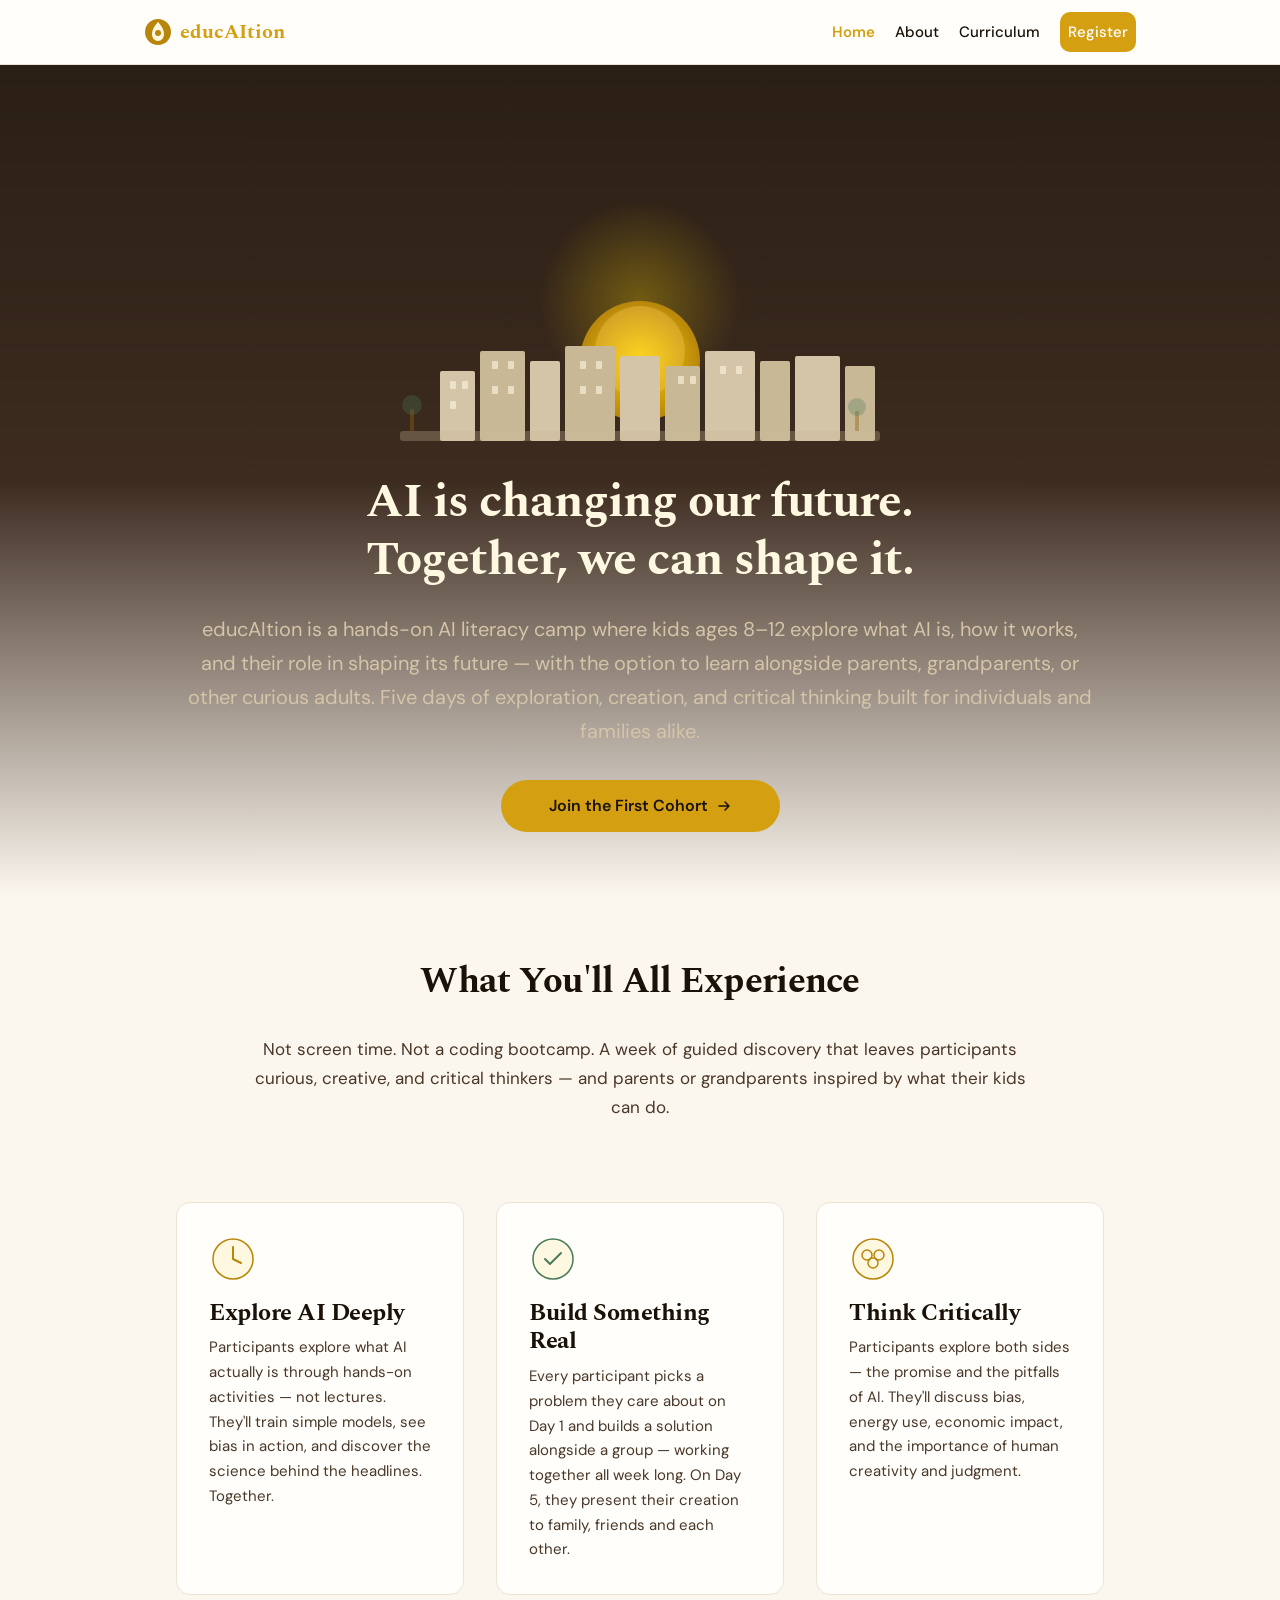
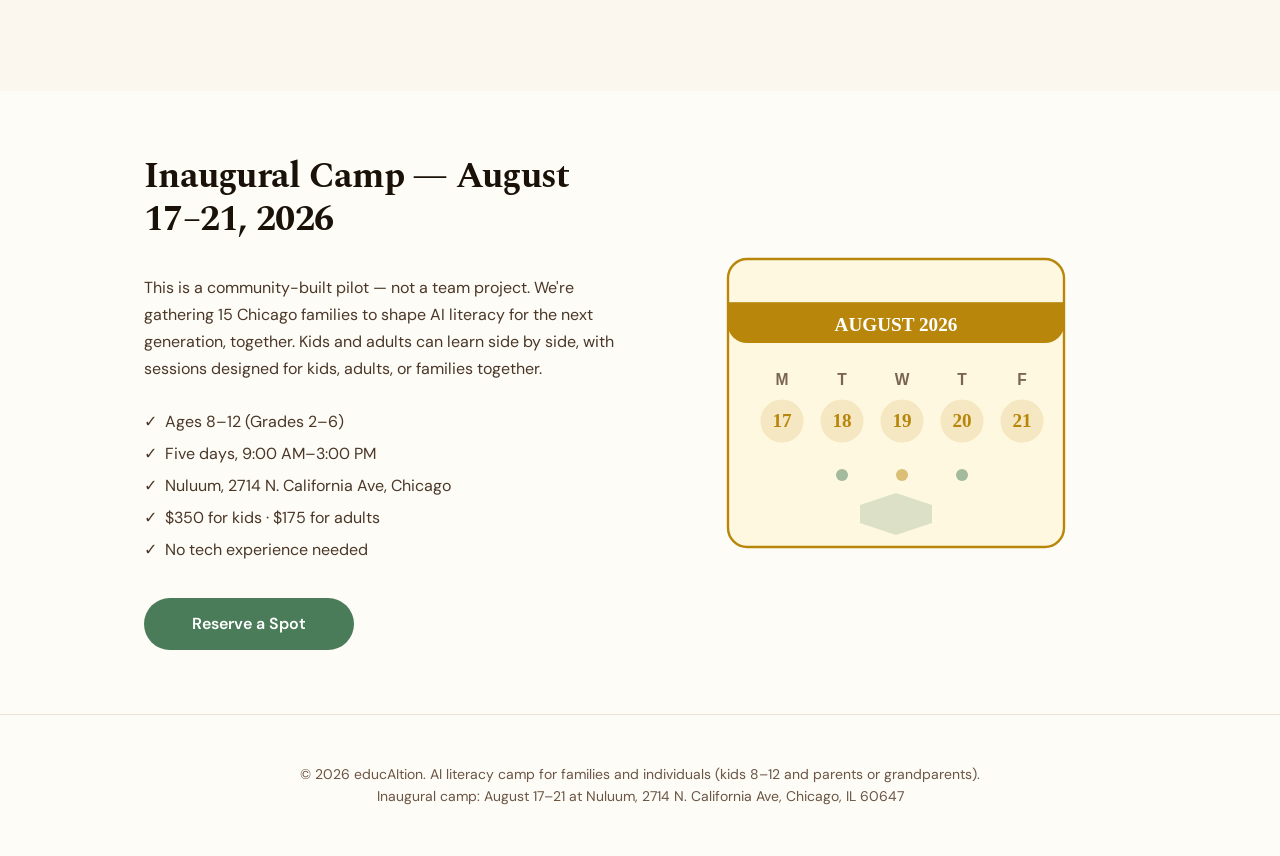
<file: index.html>
<!DOCTYPE html>
<html lang="en">
<head>
  <meta charset="UTF-8">
  <meta name="viewport" content="width=device-width, initial-scale=1.0">
  <title>educAItion — AI Literacy Camp for Kids | Nuluum in Logan Square Pilot August 2026</title>
  <meta name="description" content="A hands-on AI literacy camp for kids ages 8-12 at Nuluum in Logan Square. Five days of exploration, creation, and critical thinking about AI. Inaugural camp August 17-21, 2026. Limited spots for ~15 families.">
  <meta property="og:title" content="educAItion — AI Literacy Camp for Kids">
  <meta property="og:description" content="Hands-on AI literacy for kids ages 8-12. Nuluum in Logan Square August 17-21, 2026.">
  <meta property="og:type" content="website">
  <meta property="og:locale" content="en_US">
  <meta name="robots" content="noindex, nofollow">
  <link rel="preconnect" href="https://fonts.googleapis.com">
  <link rel="preconnect" href="https://fonts.gstatic.com" crossorigin>
  <link href="https://fonts.googleapis.com/css2?family=DM+Sans:ital,wght@0,400..700;1,400..700&family=Spectral:ital,wght@0,400;0,700;1,400" rel="stylesheet">
  <link rel="stylesheet" href="style.css">
</head>
<body>

  <a class="skip-link" href="#main">Skip to main content</a>

  <!-- ========== NAV ========== -->
  <nav class="nav" aria-label="Main navigation">
    <div class="container nav__inner">
      <a href="index.html" class="nav__brand">
        <svg width="28" height="28" viewBox="0 0 28 28" fill="none" xmlns="http://www.w3.org/2000/svg" aria-hidden="true">
          <circle cx="14" cy="14" r="13" fill="#B8860B"/>
          <path d="M14 4 C14 4 8 10 8 16 C8 20 10.5 23 14 23 C17.5 23 20 20 20 16 C20 10 14 4 14 4Z" fill="#FFF8E1"/>
          <circle cx="14" cy="15" r="3" fill="#B8860B"/>
        </svg>
        educAItion
      </a>
      <button class="nav__toggle" aria-expanded="false" aria-controls="nav-menu" aria-label="Open menu">
        <span></span><span></span><span></span>
      </button>
      <ul class="nav__list" id="nav-menu">
        <li class="nav__item"><a href="index.html">Home</a></li>
        <li class="nav__item"><a href="about.html">About</a></li>
        <li class="nav__item"><a href="curriculum.html">Curriculum</a></li>
        <li class="nav__item"><a href="register.html" class="nav__cta">Register</a></li>
      </ul>
    </div>
  </nav>

  <!-- ========== MAIN ========== -->
  <main id="main">

    <!-- HERO -->
    <section class="hero hero--medium section">
      <div class="container">
        <div class="illustration fade">
          <!-- Sun / Hope illustration -->
          <svg viewBox="0 0 480 280" fill="none" xmlns="http://www.w3.org/2000/svg" role="img" aria-label="A warm sun rising over a city skyline, symbolizing hope and new beginnings">
            <defs>
              <radialGradient id="sunGrad" cx="50%" cy="50%" r="50%">
                <stop offset="0%" stop-color="#FFD700"/>
                <stop offset="100%" stop-color="#B8860B"/>
              </radialGradient>
              <radialGradient id="halo" cx="50%" cy="50%" r="50%">
                <stop offset="0%" stop-color="#FFD700" stop-opacity="0.3"/>
                <stop offset="100%" stop-color="#FFD700" stop-opacity="0"/>
              </radialGradient>
            </defs>
            <!-- Halo -->
            <circle cx="240" cy="140" r="100" fill="url(#halo)"/>
            <!-- Sun — rising behind the skyline -->
            <circle cx="240" cy="200" r="60" fill="url(#sunGrad)"/>
            <!-- Subtle inner highlight for warmth -->
            <circle cx="240" cy="190" r="45" fill="#FFD166" opacity="0.3"/>
            <!-- City skyline -->
            <rect x="40" y="210" width="35" height="70" rx="2" fill="#D4C4A8"/>
            <rect x="80" y="190" width="45" height="90" rx="2" fill="#C9B896"/>
            <rect x="130" y="200" width="30" height="80" rx="2" fill="#D4C4A8"/>
            <rect x="165" y="185" width="50" height="95" rx="2" fill="#C9B896"/>
            <rect x="220" y="195" width="40" height="85" rx="2" fill="#D4C4A8"/>
            <rect x="265" y="205" width="35" height="75" rx="2" fill="#C9B896"/>
            <rect x="305" y="190" width="50" height="90" rx="2" fill="#D4C4A8"/>
            <rect x="360" y="200" width="30" height="80" rx="2" fill="#C9B896"/>
            <rect x="395" y="195" width="45" height="85" rx="2" fill="#D4C4A8"/>
            <rect x="445" y="205" width="30" height="75" rx="2" fill="#C9B896"/>
            <!-- Windows -->
            <g fill="#FFF8E1" opacity="0.6">
              <rect x="50" y="220" width="6" height="8" rx="1"/>
              <rect x="62" y="220" width="6" height="8" rx="1"/>
              <rect x="50" y="240" width="6" height="8" rx="1"/>
              <rect x="92" y="200" width="6" height="8" rx="1"/>
              <rect x="108" y="200" width="6" height="8" rx="1"/>
              <rect x="92" y="225" width="6" height="8" rx="1"/>
              <rect x="108" y="225" width="6" height="8" rx="1"/>
              <rect x="180" y="200" width="6" height="8" rx="1"/>
              <rect x="196" y="200" width="6" height="8" rx="1"/>
              <rect x="180" y="225" width="6" height="8" rx="1"/>
              <rect x="196" y="225" width="6" height="8" rx="1"/>
              <rect x="278" y="215" width="6" height="8" rx="1"/>
              <rect x="290" y="215" width="6" height="8" rx="1"/>
              <rect x="320" y="205" width="6" height="8" rx="1"/>
              <rect x="336" y="205" width="6" height="8" rx="1"/>
            </g>
            <!-- Ground -->
            <rect x="0" y="270" width="480" height="10" rx="3" fill="#C9B896" opacity="0.3"/>
            <!-- Small trees -->
            <g>
              <rect x="10" y="248" width="4" height="22" rx="1" fill="#8B6508" opacity="0.4"/>
              <circle cx="12" cy="244" r="10" fill="#4A7C59" opacity="0.3"/>
              <rect x="455" y="250" width="4" height="20" rx="1" fill="#8B6508" opacity="0.4"/>
              <circle cx="457" cy="246" r="9" fill="#4A7C59" opacity="0.3"/>
            </g>
          </svg>
        </div>

        <h1 class="hero__title fade">
          AI is changing our future.<br>
          Together, we can shape it.
        </h1>
        <p class="hero__sub fade">
          educAItion is a hands-on AI literacy camp where kids ages 8–12 explore what AI is, how it works, and their role in shaping its future — with the option to learn alongside parents, grandparents, or other curious adults. Five days of exploration, creation, and critical thinking built for individuals and families alike.
        </p>
        <div class="hero__cta fade">
          <a href="register.html" class="btn btn--primary">
            Join the First Cohort
            <svg width="16" height="16" viewBox="0 0 16 16" fill="none" aria-hidden="true"><path d="M3 8h10M9 4l4 4-4 4" stroke="currentColor" stroke-width="1.5" stroke-linecap="round" stroke-linejoin="round"/></svg>
          </a>
        </div>
      </div>
    </section>

    <!-- WHAT WE OFFER -->
    <section class="section section--alt">
      <div class="container">
        <h2 class="section__title fade">What You'll All Experience</h2>
        <p class="section__lead fade">
          Not screen time. Not a coding bootcamp. A week of guided discovery that leaves participants curious, creative, and critical thinkers — and parents or grandparents inspired by what their kids can do.
        </p>
        <div class="grid grid--3" style="background:var(--color-bg-warm);padding:var(--space-xl);border-radius:var(--radius-lg);gap:var(--space-xl);">
          <div class="card fade">
            <div class="card__icon">
              <svg width="48" height="48" viewBox="0 0 48 48" fill="none" aria-hidden="true">
                <circle cx="24" cy="24" r="20" fill="#FFF8E1" stroke="#B8860B" stroke-width="1.5"/>
                <path d="M24 12v12l8 4" stroke="#B8860B" stroke-width="2" stroke-linecap="round" stroke-linejoin="round"/>
              </svg>
            </div>
            <h3 class="card__title">Explore AI Deeply</h3>
            <p class="card__text">Participants explore what AI actually is through hands-on activities — not lectures. They'll train simple models, see bias in action, and discover the science behind the headlines. Together.</p>
          </div>
          <div class="card fade">
            <div class="card__icon">
              <svg width="48" height="48" viewBox="0 0 48 48" fill="none" aria-hidden="true">
                <circle cx="24" cy="24" r="20" fill="#FFF8E1" stroke="#4A7C59" stroke-width="1.5"/>
                <path d="M16 24l5 5 11-11" stroke="#4A7C59" stroke-width="2" stroke-linecap="round" stroke-linejoin="round"/>
              </svg>
            </div>
            <h3 class="card__title">Build Something Real</h3>
            <p class="card__text">Every participant picks a problem they care about on Day 1 and builds a solution alongside a group — working together all week long. On Day 5, they present their creation to family, friends and each other.</p>
          </div>
          <div class="card fade">
            <div class="card__icon">
              <svg width="48" height="48" viewBox="0 0 48 48" fill="none" aria-hidden="true">
                <circle cx="24" cy="24" r="20" fill="#FFF8E1" stroke="#B8860B" stroke-width="1.5"/>
                <circle cx="18" cy="20" r="5" stroke="#B8860B" stroke-width="1.5" fill="none"/>
                <circle cx="30" cy="20" r="5" stroke="#B8860B" stroke-width="1.5" fill="none"/>
                <circle cx="24" cy="28" r="5" stroke="#B8860B" stroke-width="1.5" fill="none"/>
              </svg>
            </div>
            <h3 class="card__title">Think Critically</h3>
            <p class="card__text">Participants explore both sides — the promise and the pitfalls of AI. They'll discuss bias, energy use, economic impact, and the importance of human creativity and judgment.</p>
          </div>
        </div>
      </div>
    </section>

    <!-- PILOT CTA -->
    <section class="section">
      <div class="container">
        <div class="grid grid--2" style="align-items:center;">
          <div class="fade">
            <h2 class="section__title" style="text-align:left;">Inaugural Camp — August 17&ndash;21, 2026</h2>
            <p style="color:var(--color-text-mid);line-height:1.7;margin-bottom:var(--space-lg);">
              This is a community-built pilot — not a team project. We're gathering 15 Chicago families to shape AI literacy for the next generation, together. Kids and adults can learn side by side, with sessions designed for kids, adults, or families together.
            </p>
            <ul style="margin-bottom:var(--space-xl);color:var(--color-text-mid);line-height:2;">
              <li>&#10003;&ensp;Ages 8&ndash;12 (Grades 2&ndash;6)</li>
              <li>&#10003;&ensp;Five days, 9:00 AM&ndash;3:00 PM</li>
              <li>&#10003;&ensp;<a href="https://www.nuluum.com" target="_blank" rel="noopener">Nuluum</a>, 2714 N. California Ave, Chicago</li>
              <li>&#10003;&ensp;$350 for kids · $175 for adults</li>
              <li>&#10003;&ensp;No tech experience needed</li>
            </ul>
            <a href="register.html" class="btn btn--accent">Reserve a Spot</a>
          </div>
          <div class="illustration fade" style="justify-content:center;">
            <!-- Calendar / community illustration -->
            <svg viewBox="0 0 400 320" fill="none" xmlns="http://www.w3.org/2000/svg" role="img" aria-label="A calendar icon with five highlighted days, symbolizing the week-long camp">
              <rect x="60" y="40" width="280" height="240" rx="16" fill="#FFF8E1" stroke="#B8860B" stroke-width="2"/>
              <rect x="60" y="80" width="280" height="30" rx="16" fill="#B8860B"/>
              <rect x="60" y="76" width="280" height="16" fill="#B8860B"/>
              <text x="200" y="100" text-anchor="middle" font-family="Georgia,serif" font-size="16" font-weight="700" fill="#FFF">AUGUST 2026</text>
              <!-- Day grid -->
              <g font-family="sans-serif" font-size="13" font-weight="600" fill="#7A6555">
                <text x="105" y="145" text-anchor="middle">M</text>
                <text x="155" y="145" text-anchor="middle">T</text>
                <text x="205" y="145" text-anchor="middle">W</text>
                <text x="255" y="145" text-anchor="middle">T</text>
                <text x="305" y="145" text-anchor="middle">F</text>
              </g>
              <!-- Highlighted days -->
              <circle cx="105" cy="175" r="18" fill="#B8860B" opacity="0.15"/>
              <text x="105" y="180" text-anchor="middle" font-family="Georgia,serif" font-size="16" font-weight="700" fill="#B8860B">17</text>
              <circle cx="155" cy="175" r="18" fill="#B8860B" opacity="0.15"/>
              <text x="155" y="180" text-anchor="middle" font-family="Georgia,serif" font-size="16" font-weight="700" fill="#B8860B">18</text>
              <circle cx="205" cy="175" r="18" fill="#B8860B" opacity="0.15"/>
              <text x="205" y="180" text-anchor="middle" font-family="Georgia,serif" font-size="16" font-weight="700" fill="#B8860B">19</text>
              <circle cx="255" cy="175" r="18" fill="#B8860B" opacity="0.15"/>
              <text x="255" y="180" text-anchor="middle" font-family="Georgia,serif" font-size="16" font-weight="700" fill="#B8860B">20</text>
              <circle cx="305" cy="175" r="18" fill="#B8860B" opacity="0.15"/>
              <text x="305" y="180" text-anchor="middle" font-family="Georgia,serif" font-size="16" font-weight="700" fill="#B8860B">21</text>
              <!-- Decorative dots below -->
              <circle cx="155" cy="220" r="5" fill="#4A7C59" opacity="0.5"/>
              <circle cx="205" cy="220" r="5" fill="#B8860B" opacity="0.5"/>
              <circle cx="255" cy="220" r="5" fill="#4A7C59" opacity="0.5"/>
              <!-- Ribbon -->
              <path d="M170 245 L200 235 L230 245 L230 260 L200 270 L170 260Z" fill="#4A7C59" opacity="0.2"/>
            </svg>
          </div>
        </div>
      </div>
    </section>

  </main>

  <!-- ========== FOOTER ========== -->
  <footer class="footer">
    <div class="container">
      <p>&copy; 2026 educAItion. AI literacy camp for families and individuals (kids 8&ndash;12 and parents or grandparents).</p>
      <p>Inaugural camp: August 17&ndash;21 at <a href="https://www.nuluum.com" target="_blank" rel="noopener">Nuluum</a>, 2714 N. California Ave, Chicago, IL 60647</p>
    </div>
  </footer>

  <script src="script.js"></script>
</body>
</html>
</file>
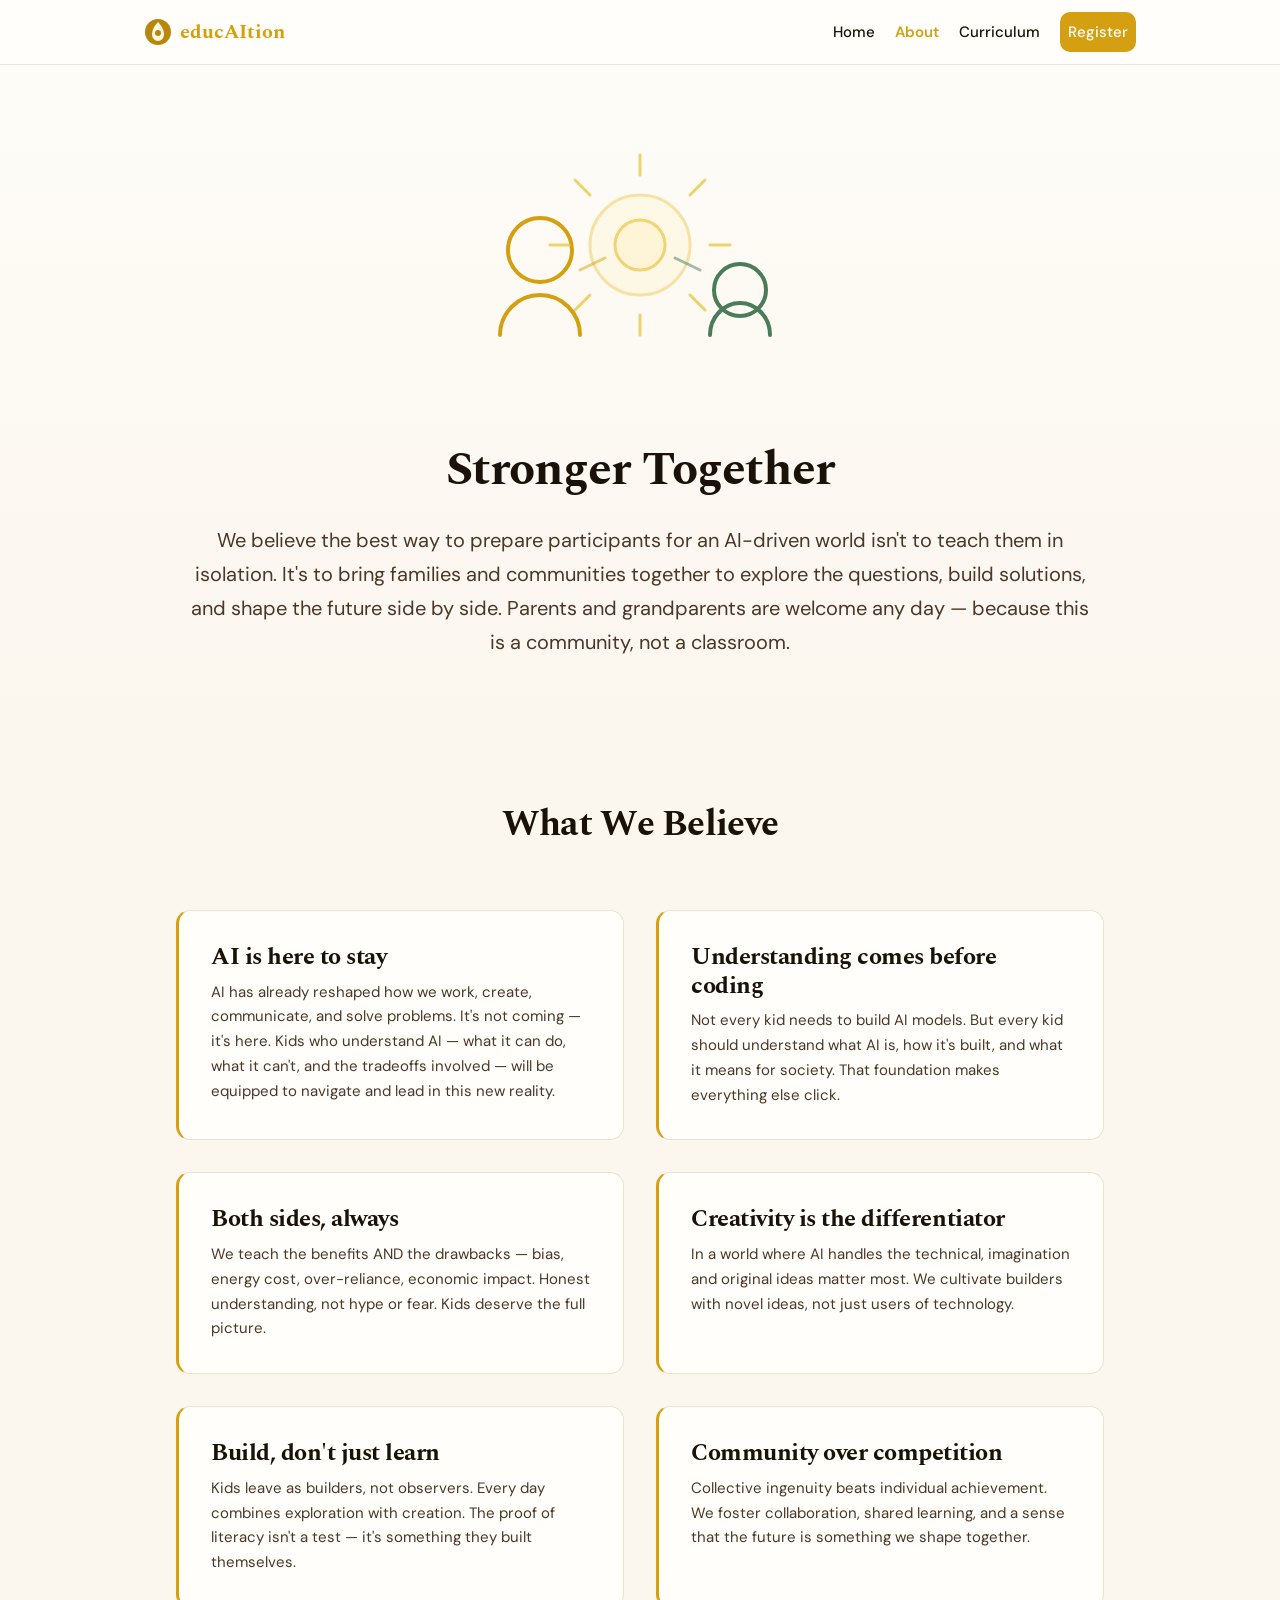
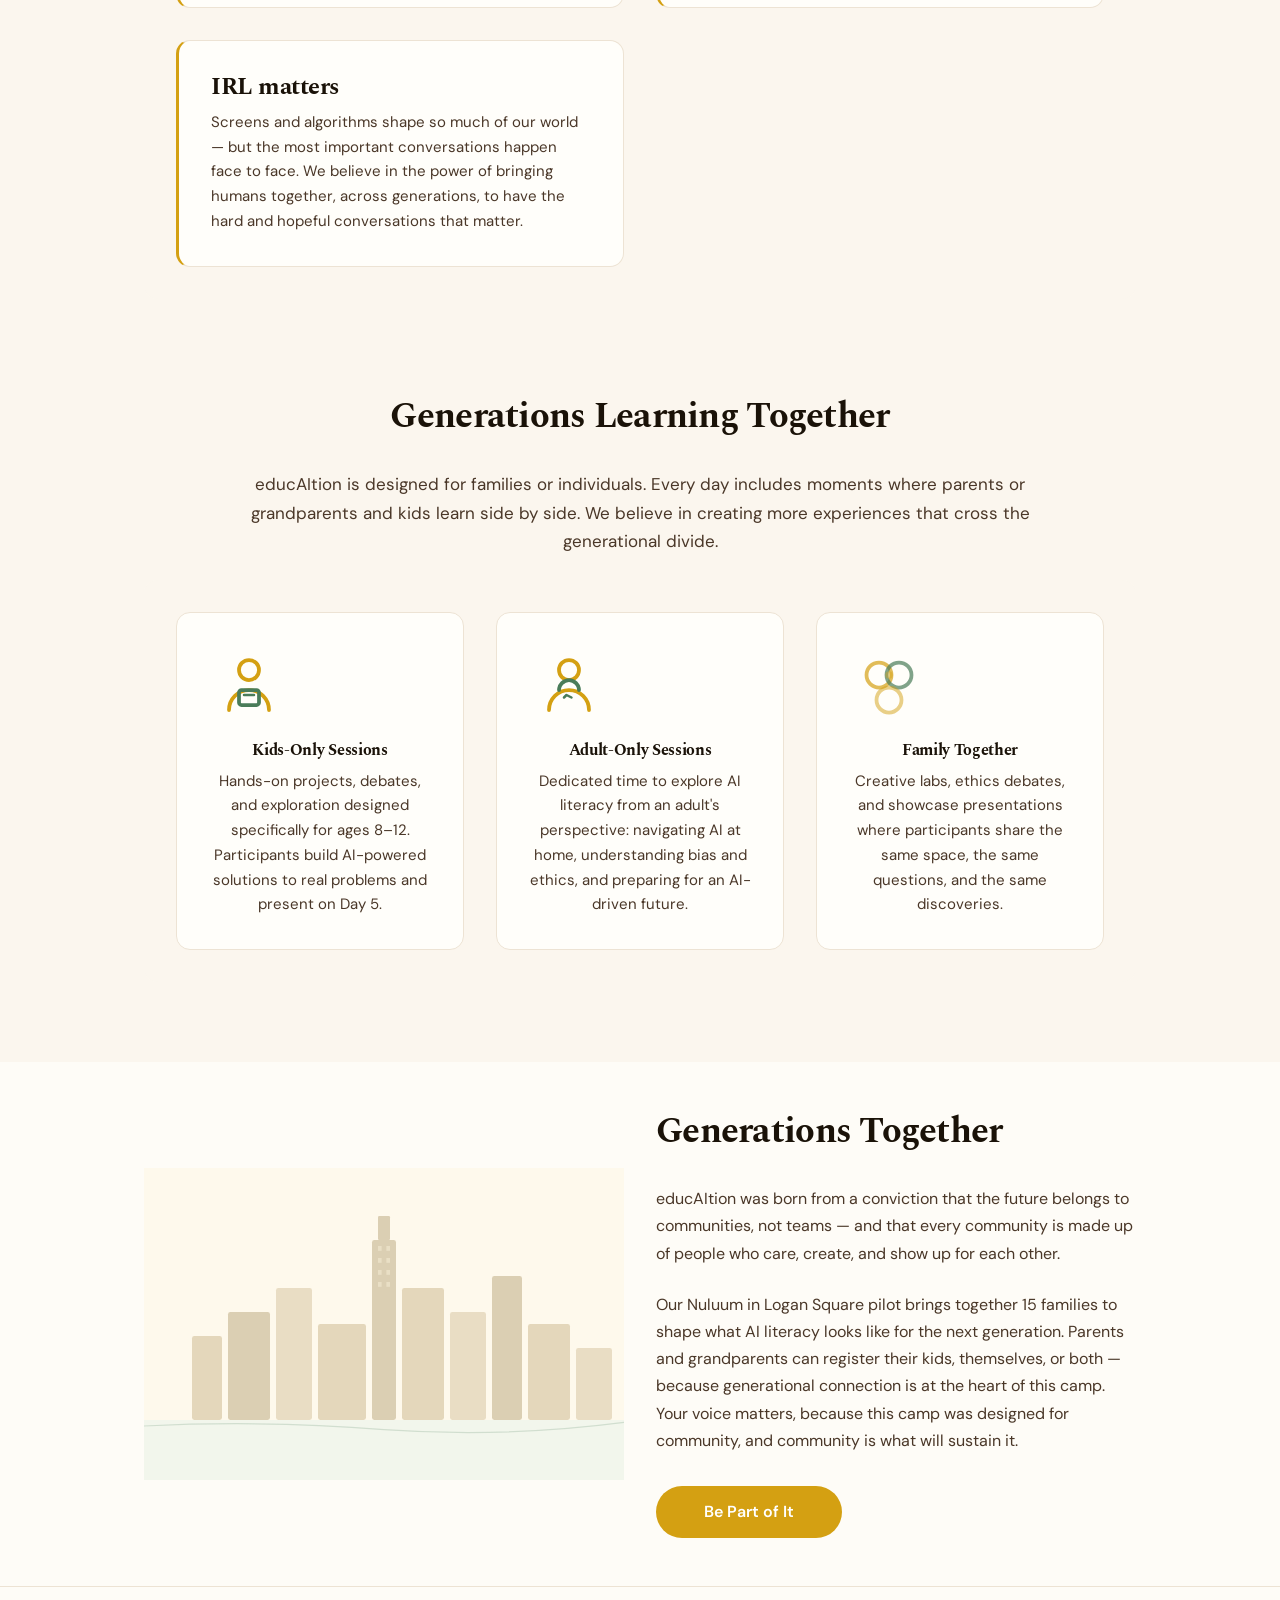
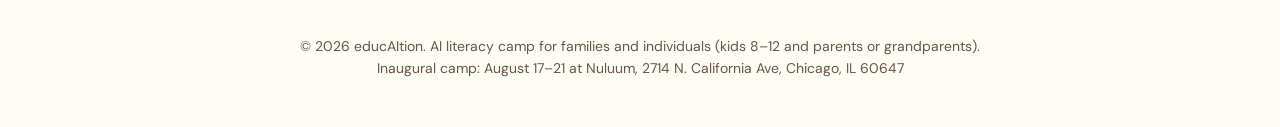
<file: about.html>
<!DOCTYPE html>
<html lang="en">
<head>
  <meta charset="UTF-8">
  <meta name="viewport" content="width=device-width, initial-scale=1.0">
  <title>About educAItion — Our Beliefs &amp; Principles</title>
  <meta name="description" content="Learn about educAItion's approach to AI literacy for kids ages 8–12 and adults. Our beliefs, principles, and why we're running a inaugural camp in Nuluum in Logan Square this August.">
  <meta property="og:title" content="About educAItion — Our Beliefs & Principles">
  <meta property="og:description" content="We believe participants need to understand AI — what it is, how it works, and their role in shaping it. Hands-on, honest, and hopeful.">
  <meta property="og:type" content="website">
  <meta property="og:locale" content="en_US">
  <meta name="robots" content="noindex, nofollow">
  <link rel="preconnect" href="https://fonts.googleapis.com">
  <link rel="preconnect" href="https://fonts.gstatic.com" crossorigin>
  <link href="https://fonts.googleapis.com/css2?family=DM+Sans:ital,wght@0,400..700;1,400..700&family=Spectral:ital,wght@0,400;0,700;1,400" rel="stylesheet">
  <link rel="stylesheet" href="style.css">
</head>
<body>

  <a class="skip-link" href="#main">Skip to main content</a>

  <!-- NAV -->
  <nav class="nav" aria-label="Main navigation">
    <div class="container nav__inner">
      <a href="index.html" class="nav__brand">
        <svg width="28" height="28" viewBox="0 0 28 28" fill="none" xmlns="http://www.w3.org/2000/svg" aria-hidden="true">
          <circle cx="14" cy="14" r="13" fill="#B8860B"/>
          <path d="M14 4 C14 4 8 10 8 16 C8 20 10.5 23 14 23 C17.5 23 20 20 20 16 C20 10 14 4 14 4Z" fill="#FFF8E1"/>
          <circle cx="14" cy="15" r="3" fill="#B8860B"/>
        </svg>
        educAItion
      </a>
      <button class="nav__toggle" aria-expanded="false" aria-controls="nav-menu" aria-label="Open menu">
        <span></span><span></span><span></span>
      </button>
      <ul class="nav__list" id="nav-menu">
        <li class="nav__item"><a href="index.html">Home</a></li>
        <li class="nav__item nav__item--active"><a href="about.html">About</a></li>
        <li class="nav__item"><a href="curriculum.html">Curriculum</a></li>
        <li class="nav__item"><a href="register.html" class="nav__cta">Register</a></li>
      </ul>
    </div>
  </nav>

  <main id="main">

    <!-- HERO -->
    <section class="hero hero--tight section">
      <div class="container">
        <div class="illustration fade">
          <!-- Shared learning — figures side by side with overlapping light -->
          <svg viewBox="0 0 480 280" fill="none" xmlns="http://www.w3.org/2000/svg" role="img" aria-label="Two figures standing side by side, reaching toward a shared center of light">
            <!-- Adult figure — left, gold (bold strokes for large scale) -->
            <circle cx="140" cy="105" r="32" stroke="#D4A012" stroke-width="4"/>
            <path d="M100 190c0-22 18-40 40-40s40 18 40 40" stroke="#D4A012" stroke-width="4" stroke-linecap="round"/>
            <!-- Child figure — right, green (bold strokes for large scale) -->
            <circle cx="340" cy="145" r="26" stroke="#4A7C59" stroke-width="4"/>
            <path d="M310 190c0-18 14-32 30-32s30 14 30 32" stroke="#4A7C59" stroke-width="4" stroke-linecap="round"/>
            <!-- Shared center — bright warm light between them (distinct from gold) -->
            <circle cx="240" cy="100" r="50" stroke="#E6B814" stroke-width="3" fill="#FFF3CC" opacity="0.35"/>
            <circle cx="240" cy="100" r="25" stroke="#E6B814" stroke-width="3" fill="#FFF3CC" opacity="0.55"/>
            <!-- Rays from center -->
            <g stroke="#E6B814" stroke-width="3" stroke-linecap="round" opacity="0.6">
              <line x1="240" y1="30" x2="240" y2="10"/>
              <line x1="240" y1="170" x2="240" y2="190"/>
              <line x1="170" y1="100" x2="150" y2="100"/>
              <line x1="310" y1="100" x2="330" y2="100"/>
              <line x1="190" y1="50" x2="175" y2="35"/>
              <line x1="290" y1="50" x2="305" y2="35"/>
              <line x1="190" y1="150" x2="175" y2="165"/>
              <line x1="290" y1="150" x2="305" y2="165"/>
            </g>
            <!-- Hands reaching toward center -->
            <path d="M180 125 L205 113" stroke="#D4A012" stroke-width="3" stroke-linecap="round" opacity="0.5"/>
            <path d="M300 125 L275 113" stroke="#4A7C59" stroke-width="3" stroke-linecap="round" opacity="0.5"/>
          </svg>
        </div>
        <h1 class="hero__title fade">Stronger Together</h1>
        <p class="hero__sub fade">
          We believe the best way to prepare participants for an AI-driven world isn't to teach them in isolation. It's to bring families and communities together to explore the questions, build solutions, and shape the future side by side. Parents and grandparents are welcome any day — because this is a community, not a classroom.
        </p>
      </div>
    </section>

    <!-- BELIEFS -->
    <section class="section section--alt section--tight">
      <div class="container">
        <h2 class="section__title fade">What We Believe</h2>
        <div class="grid grid--2" style="background:var(--color-bg-warm);padding:var(--space-xl);border-radius:var(--radius-lg);gap:var(--space-xl);">
          <div class="card fade" style="border-left:3px solid var(--color-primary);box-shadow:none;">
            <h3 class="card__title">AI is here to stay</h3>
            <p class="card__text">AI has already reshaped how we work, create, communicate, and solve problems. It's not coming — it's here. Kids who understand AI — what it can do, what it can't, and the tradeoffs involved — will be equipped to navigate and lead in this new reality.</p>
          </div>
          <div class="card fade" style="border-left:3px solid var(--color-primary);box-shadow:none;">
            <h3 class="card__title">Understanding comes before coding</h3>
            <p class="card__text">Not every kid needs to build AI models. But every kid should understand what AI is, how it's built, and what it means for society. That foundation makes everything else click.</p>
          </div>
          <div class="card fade" style="border-left:3px solid var(--color-primary);box-shadow:none;">
            <h3 class="card__title">Both sides, always</h3>
            <p class="card__text">We teach the benefits AND the drawbacks — bias, energy cost, over-reliance, economic impact. Honest understanding, not hype or fear. Kids deserve the full picture.</p>
          </div>
          <div class="card fade" style="border-left:3px solid var(--color-primary);box-shadow:none;">
            <h3 class="card__title">Creativity is the differentiator</h3>
            <p class="card__text">In a world where AI handles the technical, imagination and original ideas matter most. We cultivate builders with novel ideas, not just users of technology.</p>
          </div>
          <div class="card fade" style="border-left:3px solid var(--color-primary);box-shadow:none;">
            <h3 class="card__title">Build, don't just learn</h3>
            <p class="card__text">Kids leave as builders, not observers. Every day combines exploration with creation. The proof of literacy isn't a test — it's something they built themselves.</p>
          </div>
          <div class="card fade" style="border-left:3px solid var(--color-primary);box-shadow:none;">
            <h3 class="card__title">Community over competition</h3>
            <p class="card__text">Collective ingenuity beats individual achievement. We foster collaboration, shared learning, and a sense that the future is something we shape together.</p>
          </div>
          <div class="card fade" style="border-left:3px solid var(--color-primary);box-shadow:none;">
            <h3 class="card__title">IRL matters</h3>
            <p class="card__text">Screens and algorithms shape so much of our world — but the most important conversations happen face to face. We believe in the power of bringing humans together, across generations, to have the hard and hopeful conversations that matter.</p>
          </div>
        </div>
      </div>
    </section>

    <!-- FAMILY SESSIONS -->
    <section class="section section--alt section--tight">
      <div class="container">
        <h2 class="section__title fade">Generations Learning Together</h2>
        <p class="section__lead fade" style="text-align:center;margin-bottom:var(--space-lg);">
          educAItion is designed for families or individuals. Every day includes moments where parents or grandparents and kids learn side by side. We believe in creating more experiences that cross the generational divide.
        </p>
        <div class="grid grid--3" style="background:var(--color-bg-warm);padding:var(--space-xl);border-radius:var(--radius-lg);gap:var(--space-xl);margin-bottom:var(--space-xl);">
          <div class="card fade" style="background:var(--color-bg-white);border:1px solid var(--color-border-l);padding:var(--space-xl);border-radius:var(--radius-lg);text-align:center;">
            <div style="display:block;margin:0 auto var(--space-md);">
              <svg width="80" height="80" viewBox="0 0 32 32" fill="none" aria-hidden="true">
                <circle cx="16" cy="10" r="4" stroke="#D4A012" stroke-width="1.5"/>
                <path d="M8 26c0-4.4 3.6-8 8-8s8 3.6 8 8" stroke="#D4A012" stroke-width="1.5" stroke-linecap="round"/>
                <rect x="12" y="18" width="8" height="6" rx="1" stroke="#4A7C59" stroke-width="1.5"/>
                <path d="M14 20h4" stroke="#4A7C59" stroke-width="1" stroke-linecap="round"/>
              </svg>
            </div>
            <h4 class="card__title">Kids-Only Sessions</h4>
            <p class="card__text" style="font-size:0.9375rem;">
              Hands-on projects, debates, and exploration designed specifically for ages 8&ndash;12. Participants build AI-powered solutions to real problems and present on Day 5.
            </p>
          </div>
          <div class="card fade" style="background:var(--color-bg-white);border:1px solid var(--color-border-l);padding:var(--space-xl);border-radius:var(--radius-lg);text-align:center;">
            <div style="display:block;margin:0 auto var(--space-md);">
              <svg width="80" height="80" viewBox="0 0 32 32" fill="none" aria-hidden="true">
                <circle cx="16" cy="10" r="4" stroke="#D4A012" stroke-width="1.5"/>
                <path d="M8 26c0-4.4 3.6-8 8-8s8 3.6 8 8" stroke="#D4A012" stroke-width="1.5" stroke-linecap="round"/>
                <path d="M12 18c0-2 1.8-4 4-4s4 2 4 4" stroke="#4A7C59" stroke-width="1.5" stroke-linecap="round"/>
                <path d="M14 21l1-1 2 1" stroke="#4A7C59" stroke-width="1" stroke-linecap="round" stroke-linejoin="round"/>
              </svg>
            </div>
            <h4 class="card__title">Adult-Only Sessions</h4>
            <p class="card__text" style="font-size:0.9375rem;">
              Dedicated time to explore AI literacy from an adult's perspective: navigating AI at home, understanding bias and ethics, and preparing for an AI-driven future.
            </p>
          </div>
          <div class="card fade" style="background:var(--color-bg-white);border:1px solid var(--color-border-l);padding:var(--space-xl);border-radius:var(--radius-lg);text-align:center;">
            <div style="display:block;margin:0 auto var(--space-md);">
              <svg width="80" height="80" viewBox="0 0 32 32" fill="none" aria-hidden="true">
                <circle cx="12" cy="12" r="5" stroke="#D4A012" stroke-width="1.5" opacity="0.7"/>
                <circle cx="20" cy="12" r="5" stroke="#4A7C59" stroke-width="1.5" opacity="0.7"/>
                <circle cx="16" cy="22" r="5" stroke="#D4A012" stroke-width="1.5" opacity="0.5"/>
                <circle cx="16" cy="12" r="1.5" fill="#D4A012" opacity="0.4"/>
              </svg>
            </div>
            <h4 class="card__title">Family Together</h4>
            <p class="card__text" style="font-size:0.9375rem;">
              Creative labs, ethics debates, and showcase presentations where participants share the same space, the same questions, and the same discoveries.
            </p>
          </div>
        </div>
      </div>
    </section>

    <!-- PILOT CONTEXT -->
    <section class="section section--tight">
      <div class="container">
        <div class="grid grid--2" style="align-items:center;">
          <div class="illustration fade" style="justify-content:center;">
            <!-- Chicago skyline illustration -->
            <svg viewBox="0 0 400 260" fill="none" xmlns="http://www.w3.org/2000/svg" role="img" aria-label="A simple Chicago skyline illustration">
              <!-- Lake Michigan -->
              <rect x="0" y="210" width="400" height="50" rx="0" fill="#D4E8D0" opacity="0.3"/>
              <path d="M0 215 Q100 210 200 218 Q300 225 400 212" stroke="#4A7C59" stroke-width="1" fill="none" opacity="0.2"/>
              <!-- Buildings -->
              <rect x="40" y="140" width="25" height="70" rx="2" fill="#C9B896"/>
              <rect x="70" y="120" width="35" height="90" rx="2" fill="#B8A886"/>
              <rect x="110" y="100" width="30" height="110" rx="2" fill="#D4C4A8"/>
              <rect x="145" y="130" width="40" height="80" rx="2" fill="#C9B896"/>
              <!-- Willis Tower (tallest) -->
              <rect x="190" y="60" width="20" height="150" rx="2" fill="#B8A886"/>
              <rect x="195" y="40" width="10" height="20" rx="1" fill="#B8A886"/>
              <rect x="215" y="100" width="35" height="110" rx="2" fill="#C9B896"/>
              <rect x="255" y="120" width="30" height="90" rx="2" fill="#D4C4A8"/>
              <rect x="290" y="90" width="25" height="120" rx="2" fill="#B8A886"/>
              <rect x="320" y="130" width="35" height="80" rx="2" fill="#C9B896"/>
              <rect x="360" y="150" width="30" height="60" rx="2" fill="#D4C4A8"/>
              <!-- Windows -->
              <g fill="#FFF8E1" opacity="0.4">
                <rect x="195" y="65" width="3" height="4"/>
                <rect x="202" y="65" width="3" height="4"/>
                <rect x="195" y="75" width="3" height="4"/>
                <rect x="202" y="75" width="3" height="4"/>
                <rect x="195" y="85" width="3" height="4"/>
                <rect x="202" y="85" width="3" height="4"/>
                <rect x="195" y="95" width="3" height="4"/>
                <rect x="202" y="95" width="3" height="4"/>
              </g>
              <!-- Sky -->
              <rect x="0" y="0" width="400" height="210" fill="#FFF8E1" opacity="0.5" rx="0"/>
            </svg>
          </div>
          <div class="fade">
            <h2 class="section__title" style="text-align:left;">Generations Together</h2>
            <p style="color:var(--color-text-mid);line-height:1.7;margin-bottom:var(--space-lg);">
              educAItion was born from a conviction that the future belongs to communities, not teams — and that every community is made up of people who care, create, and show up for each other.
            </p>
            <p style="color:var(--color-text-mid);line-height:1.7;margin-bottom:var(--space-xl);">
              Our <a href="https://www.nuluum.com" target="_blank" rel="noopener">Nuluum</a> in Logan Square pilot brings together 15 families to shape what AI literacy looks like for the next generation. Parents and grandparents can register their kids, themselves, or both — because generational connection is at the heart of this camp. Your voice matters, because this camp was designed for community, and community is what will sustain it.
            </p>
            <a href="register.html" class="btn btn--primary">Be Part of It</a>
          </div>
        </div>
      </div>
    </section>

  </main>

  <footer class="footer">
    <div class="container">
      <p>&copy; 2026 educAItion. AI literacy camp for families and individuals (kids 8&ndash;12 and parents or grandparents).</p>
      <p>Inaugural camp: August 17&ndash;21 at <a href="https://www.nuluum.com" target="_blank" rel="noopener">Nuluum</a>, 2714 N. California Ave, Chicago, IL 60647</p>
    </div>
  </footer>

  <script src="script.js"></script>
</body>
</html>
</file>
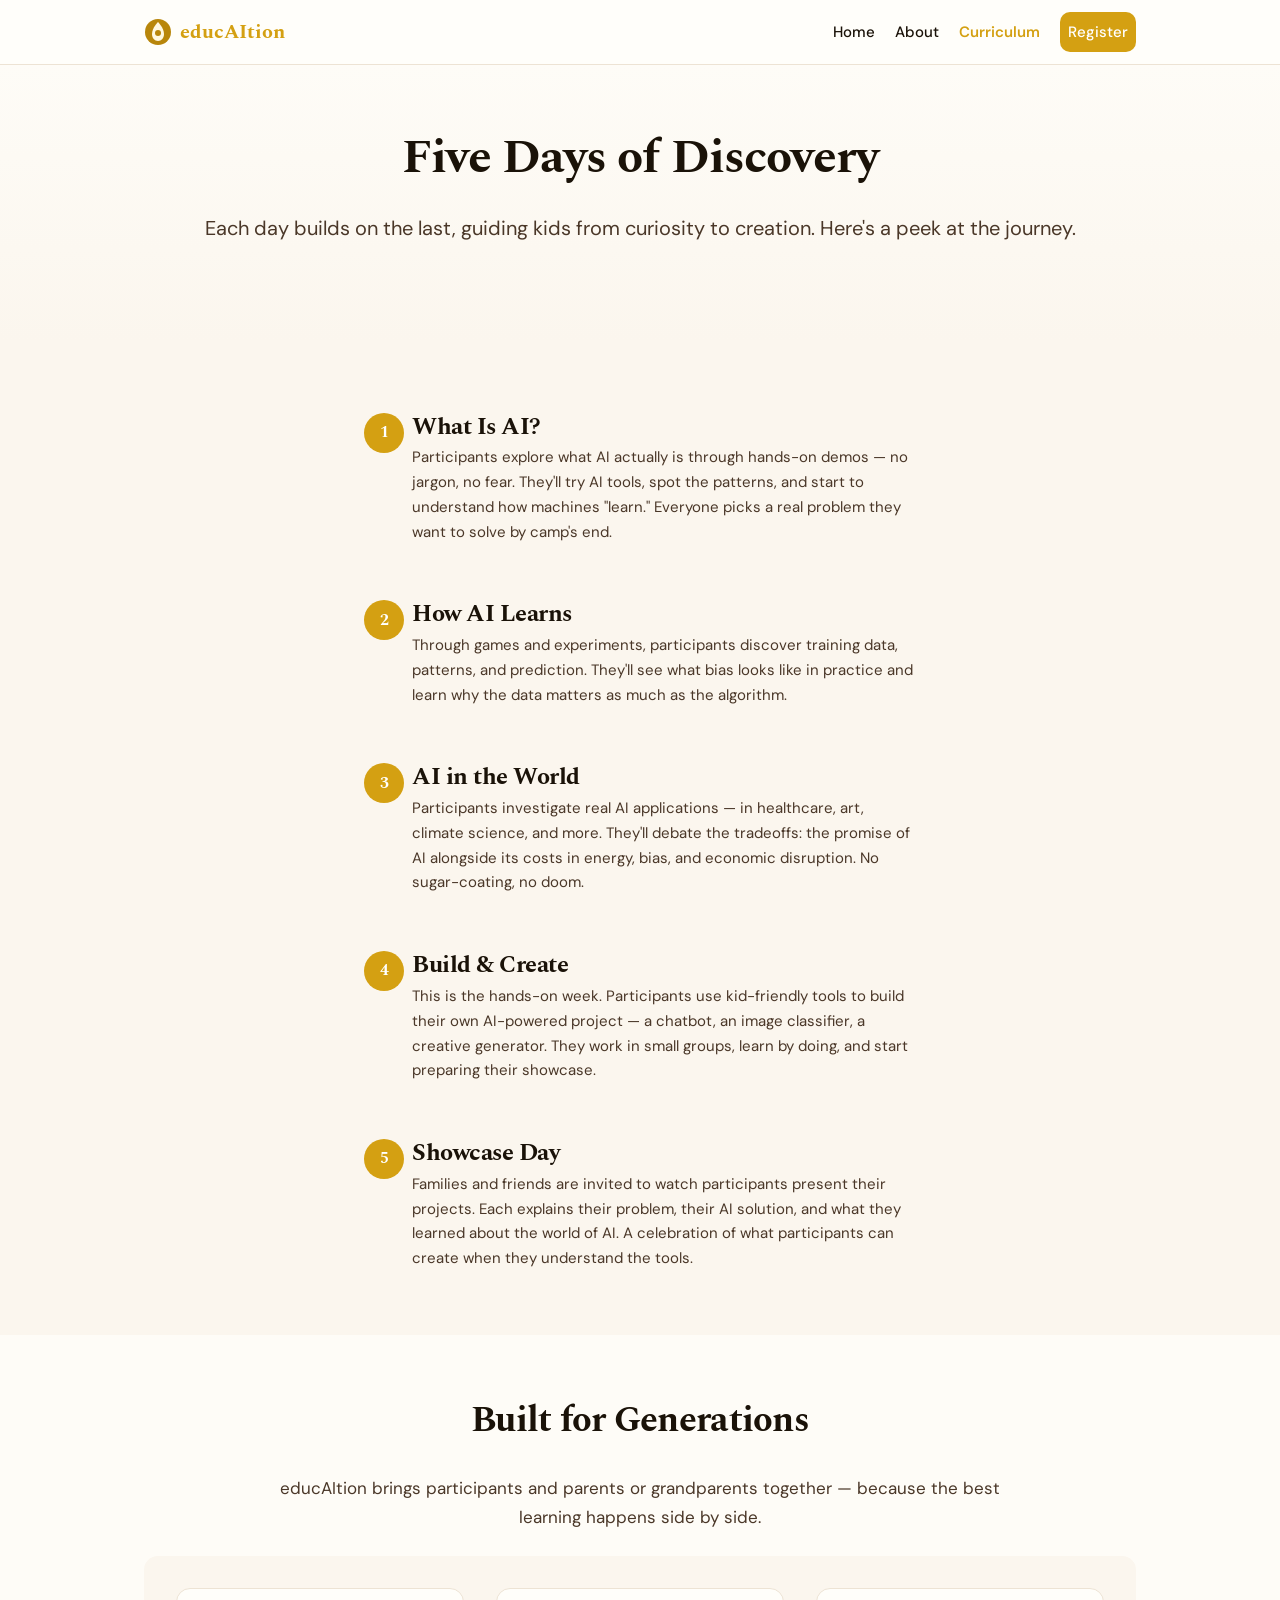
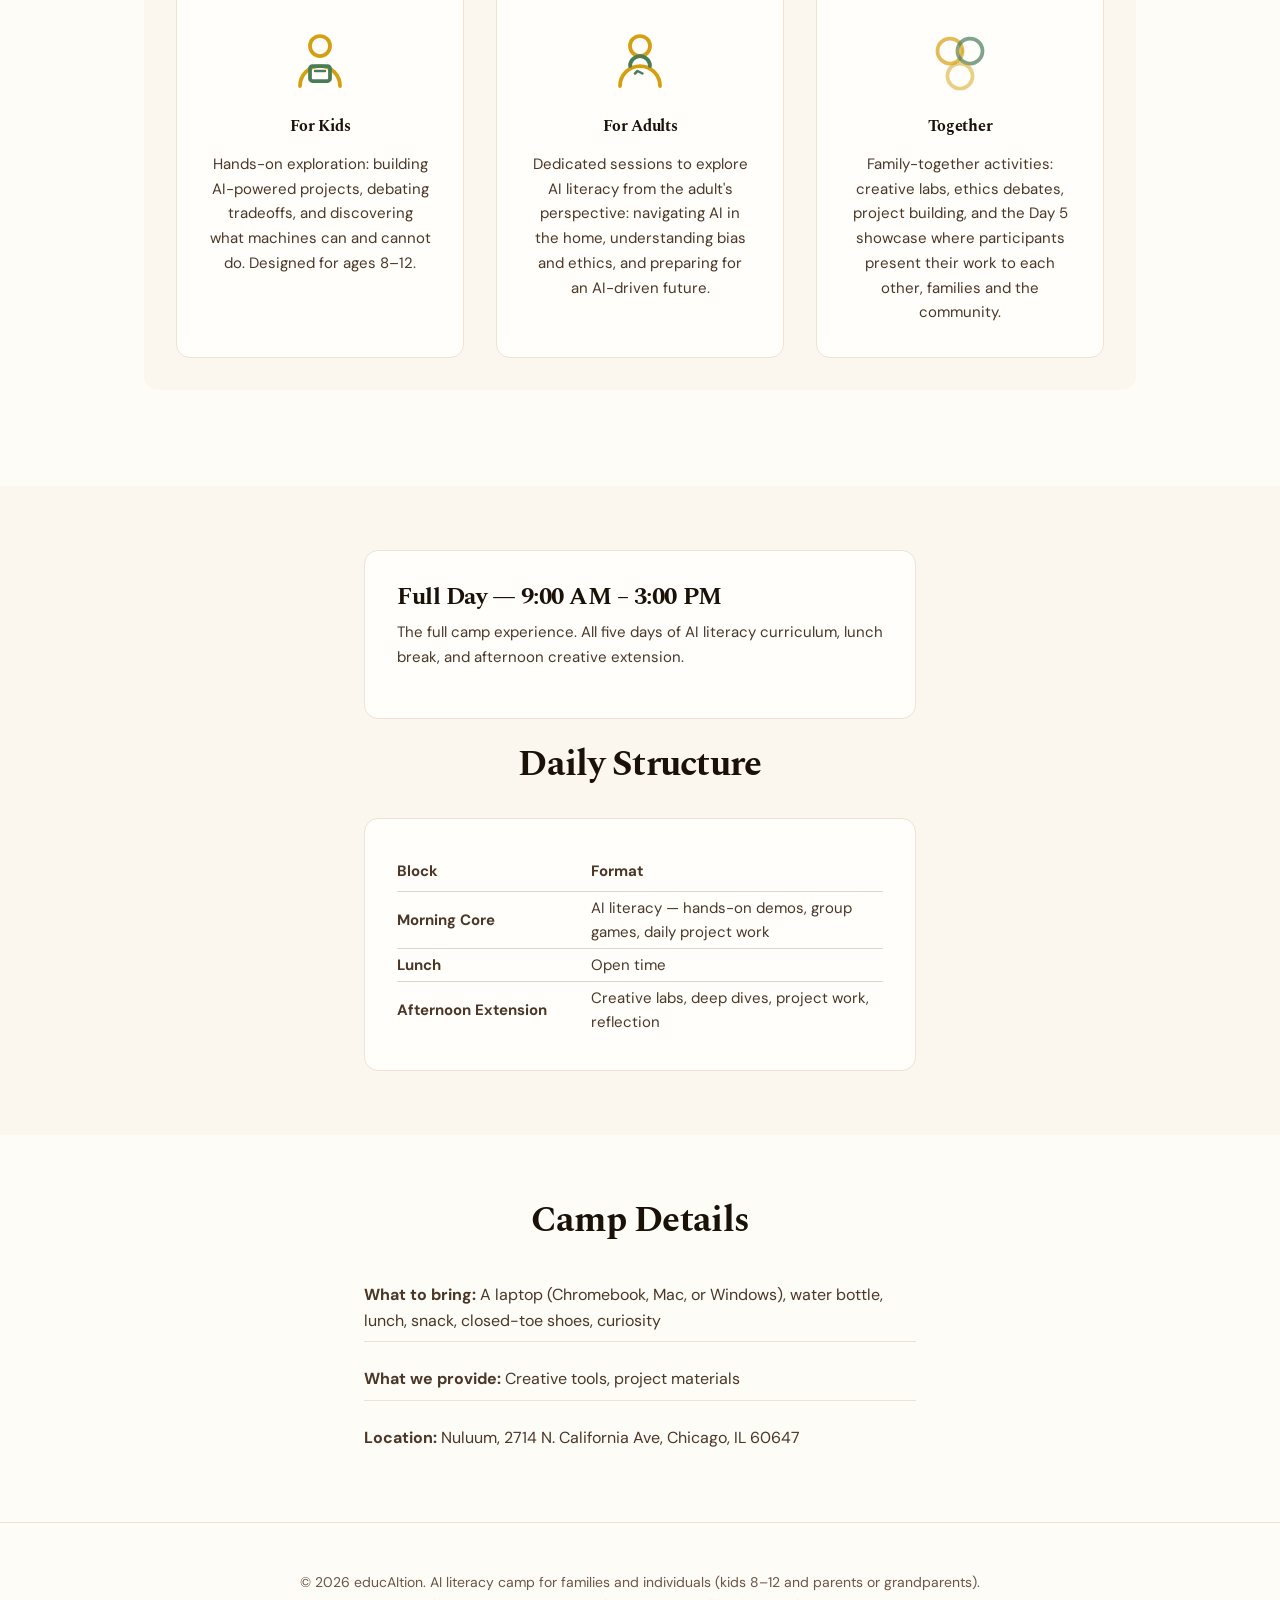
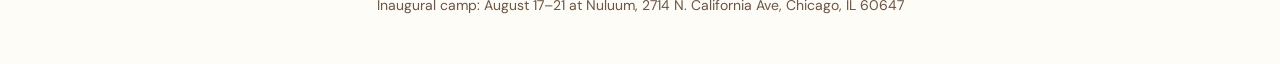
<file: curriculum.html>
<!DOCTYPE html>
<html lang="en">
<head>
  <meta charset="UTF-8">
  <meta name="viewport" content="width=device-width, initial-scale=1.0">
  <title>Curriculum — 5-Day AI Literacy Camp Overview</title>
  <meta name="description" content="A high-level preview of our 5-day AI literacy camp curriculum for kids ages 8-12 at Nuluum in Logan Square. Each day builds on the last, culminating in a participant-led presentation.">
  <meta property="og:title" content="Curriculum — 5-Day AI Literacy Camp Overview">
  <meta property="og:description" content="Five days of guided AI exploration: from what AI is, to building solutions, to presenting to families. Nuluum in Logan Square, August 17-21, 2026.">
  <meta property="og:type" content="website">
  <meta property="og:locale" content="en_US">
  <meta name="robots" content="noindex, nofollow">
  <link rel="preconnect" href="https://fonts.googleapis.com">
  <link rel="preconnect" href="https://fonts.gstatic.com" crossorigin>
  <link href="https://fonts.googleapis.com/css2?family=DM+Sans:ital,wght@0,400..700;1,400..700&family=Spectral:ital,wght@0,400;0,700;1,400" rel="stylesheet">
  <link rel="stylesheet" href="style.css">
</head>
<body>

  <a class="skip-link" href="#main">Skip to main content</a>

  <!-- NAV -->
  <nav class="nav" aria-label="Main navigation">
    <div class="container nav__inner">
      <a href="index.html" class="nav__brand">
        <svg width="28" height="28" viewBox="0 0 28 28" fill="none" xmlns="http://www.w3.org/2000/svg" aria-hidden="true">
          <circle cx="14" cy="14" r="13" fill="#B8860B"/>
          <path d="M14 4 C14 4 8 10 8 16 C8 20 10.5 23 14 23 C17.5 23 20 20 20 16 C20 10 14 4 14 4Z" fill="#FFF8E1"/>
          <circle cx="14" cy="15" r="3" fill="#B8860B"/>
        </svg>
        educAItion
      </a>
      <button class="nav__toggle" aria-expanded="false" aria-controls="nav-menu" aria-label="Open menu">
        <span></span><span></span><span></span>
      </button>
      <ul class="nav__list" id="nav-menu">
        <li class="nav__item"><a href="index.html">Home</a></li>
        <li class="nav__item"><a href="about.html">About</a></li>
        <li class="nav__item nav__item--active"><a href="curriculum.html">Curriculum</a></li>
        <li class="nav__item"><a href="register.html" class="nav__cta">Register</a></li>
      </ul>
    </div>
  </nav>

  <main id="main">

    <!-- HERO -->
    <section class="hero section">
      <div class="container">
        <h1 class="hero__title fade">Five Days of Discovery</h1>
        <p class="hero__sub fade">
          Each day builds on the last, guiding kids from curiosity to creation. Here's a peek at the journey.
        </p>
      </div>
    </section>

    <!-- 5-DAY PREVIEW -->
    <section class="section section--alt">
      <div class="container" style="max-width:680px;">
        <div class="timeline">

          <div class="timeline__item fade">
            <div class="timeline__marker">1</div>
            <h3 class="timeline__title">What Is AI?</h3>
            <p class="timeline__text">Participants explore what AI actually is through hands-on demos — no jargon, no fear. They'll try AI tools, spot the patterns, and start to understand how machines "learn." Everyone picks a real problem they want to solve by camp's end.</p>
          </div>

          <div class="timeline__item fade">
            <div class="timeline__marker">2</div>
            <h3 class="timeline__title">How AI Learns</h3>
            <p class="timeline__text">Through games and experiments, participants discover training data, patterns, and prediction. They'll see what bias looks like in practice and learn why the data matters as much as the algorithm.</p>
          </div>

          <div class="timeline__item fade">
            <div class="timeline__marker">3</div>
            <h3 class="timeline__title">AI in the World</h3>
            <p class="timeline__text">Participants investigate real AI applications — in healthcare, art, climate science, and more. They'll debate the tradeoffs: the promise of AI alongside its costs in energy, bias, and economic disruption. No sugar-coating, no doom.</p>
          </div>

          <div class="timeline__item fade">
            <div class="timeline__marker">4</div>
            <h3 class="timeline__title">Build &amp; Create</h3>
            <p class="timeline__text">This is the hands-on week. Participants use kid-friendly tools to build their own AI-powered project — a chatbot, an image classifier, a creative generator. They work in small groups, learn by doing, and start preparing their showcase.</p>
          </div>

          <div class="timeline__item fade">
            <div class="timeline__marker">5</div>
            <h3 class="timeline__title">Showcase Day</h3>
            <p class="timeline__text">Families and friends are invited to watch participants present their projects. Each explains their problem, their AI solution, and what they learned about the world of AI. A celebration of what participants can create when they understand the tools.</p>
          </div>

        </div>
      </div>
    </section>

    <!-- WHO THIS IS FOR -->
    <section class="section">
      <div class="container">
        <h2 class="section__title fade">Built for Generations</h2>
        <p class="section__lead fade" style="text-align:center;margin-bottom:var(--space-lg);">
          educAItion brings participants and parents or grandparents together — because the best learning happens side by side.
        </p>
        <div class="grid grid--3" style="background:var(--color-bg-warm);padding:var(--space-xl);border-radius:var(--radius-lg);gap:var(--space-xl);margin-bottom:var(--space-xl);">
          <div class="card fade card--wide-icon" style="padding:var(--space-xl);border-radius:var(--radius-lg);background:var(--color-bg-white);border:1px solid var(--color-border-l);">
            <div class="card__icon">
              <svg width="80" height="80" viewBox="0 0 32 32" fill="none" aria-hidden="true">
                <circle cx="16" cy="10" r="4" stroke="#D4A012" stroke-width="1.5"/>
                <path d="M8 26c0-4.4 3.6-8 8-8s8 3.6 8 8" stroke="#D4A012" stroke-width="1.5" stroke-linecap="round"/>
                <rect x="12" y="18" width="8" height="6" rx="1" stroke="#4A7C59" stroke-width="1.5"/>
                <path d="M14 20h4" stroke="#4A7C59" stroke-width="1" stroke-linecap="round"/>
              </svg>
            </div>
            <h4 class="card__title">For Kids</h4>
            <p class="card__text" style="font-size:0.9375rem;">
              Hands-on exploration: building AI-powered projects, debating tradeoffs, and discovering what machines can and cannot do. Designed for ages 8&ndash;12.
            </p>
          </div>
          <div class="card fade card--wide-icon" style="padding:var(--space-xl);border-radius:var(--radius-lg);background:var(--color-bg-white);border:1px solid var(--color-border-l);">
            <div class="card__icon">
              <svg width="80" height="80" viewBox="0 0 32 32" fill="none" aria-hidden="true">
                <circle cx="16" cy="10" r="4" stroke="#D4A012" stroke-width="1.5"/>
                <path d="M8 26c0-4.4 3.6-8 8-8s8 3.6 8 8" stroke="#D4A012" stroke-width="1.5" stroke-linecap="round"/>
                <path d="M12 18c0-2 1.8-4 4-4s4 2 4 4" stroke="#4A7C59" stroke-width="1.5" stroke-linecap="round"/>
                <path d="M14 21l1-1 2 1" stroke="#4A7C59" stroke-width="1" stroke-linecap="round" stroke-linejoin="round"/>
              </svg>
            </div>
            <h4 class="card__title">For Adults</h4>
            <p class="card__text" style="font-size:0.9375rem;">
              Dedicated sessions to explore AI literacy from the adult's perspective: navigating AI in the home, understanding bias and ethics, and preparing for an AI-driven future.
            </p>
          </div>
          <div class="card fade card--wide-icon" style="padding:var(--space-xl);border-radius:var(--radius-lg);background:var(--color-bg-white);border:1px solid var(--color-border-l);">
            <div class="card__icon">
              <svg width="80" height="80" viewBox="0 0 32 32" fill="none" aria-hidden="true">
                <circle cx="12" cy="12" r="5" stroke="#D4A012" stroke-width="1.5" opacity="0.7"/>
                <circle cx="20" cy="12" r="5" stroke="#4A7C59" stroke-width="1.5" opacity="0.7"/>
                <circle cx="16" cy="22" r="5" stroke="#D4A012" stroke-width="1.5" opacity="0.5"/>
                <circle cx="16" cy="12" r="1.5" fill="#D4A012" opacity="0.4"/>
              </svg>
            </div>
            <h4 class="card__title">Together</h4>
            <p class="card__text" style="font-size:0.9375rem;">
              Family-together activities: creative labs, ethics debates, project building, and the Day 5 showcase where participants present their work to each other, families and the community.
            </p>
          </div>
        </div>
      </div>
    </section>

    <!-- FORMAT -->
    <section class="section section--alt">
      <div class="container" style="max-width:680px;">
        <div class="card fade" style="margin-bottom:var(--space-lg);">
          <h3 class="card__title">Full Day &mdash; 9:00 AM &ndash; 3:00 PM</h3>
          <p class="card__text" style="margin-bottom:var(--space-md);">
            The full camp experience. All five days of AI literacy curriculum, lunch break, and afternoon creative extension.
          </p>
        </div>
        <h2 class="section__title fade" style="text-align:center;">Daily Structure</h2>
        <div class="card fade">
          <table style="width:100%;border-collapse:collapse;font-size:0.9375rem;">
            <tr style="border-bottom:1px solid var(--color-border);">
              <td style="padding:var(--space-sm) 0;width:40%;color:var(--color-text-mid);"><strong>Block</strong></td>
              <td style="padding:var(--space-sm) 0;color:var(--color-text-mid);"><strong>Format</strong></td>
            </tr>
            <tr style="border-bottom:1px solid var(--color-border);">
              <td style="padding:var(--space-xs) 0;color:var(--color-text-mid);"><strong>Morning Core</strong></td>
              <td style="padding:var(--space-xs) 0;color:var(--color-text-mid);">AI literacy — hands-on demos, group games, daily project work</td>
            </tr>
            <tr style="border-bottom:1px solid var(--color-border);">
              <td style="padding:var(--space-xs) 0;color:var(--color-text-mid);"><strong>Lunch</strong></td>
              <td style="padding:var(--space-xs) 0;color:var(--color-text-mid);">Open time</td>
            </tr>
            <tr>
              <td style="padding:var(--space-xs) 0;color:var(--color-text-mid);"><strong>Afternoon Extension</strong></td>
              <td style="padding:var(--space-xs) 0;color:var(--color-text-mid);">Creative labs, deep dives, project work, reflection</td>
            </tr>
          </table>
        </div>
      </div>
    </section>

    <!-- DETAILS -->
    <section class="section">
      <div class="container" style="max-width:680px;">
        <h2 class="section__title fade">Camp Details</h2>
        <div class="fade" style="display:grid;gap:var(--space-md);">
          <div style="padding:var(--space-sm) 0;border-bottom:1px solid var(--color-border-l);">
            <strong style="color:var(--color-text-mid);">What to bring:</strong>
            <span style="color:var(--color-text-mid);">A laptop (Chromebook, Mac, or Windows), water bottle, lunch, snack, closed-toe shoes, curiosity</span>
          </div>
          <div style="padding:var(--space-sm) 0;border-bottom:1px solid var(--color-border-l);">
            <strong style="color:var(--color-text-mid);">What we provide:</strong>
            <span style="color:var(--color-text-mid);">Creative tools, project materials</span>
          </div>
          <div style="padding:var(--space-sm) 0;">
            <strong style="color:var(--color-text-mid);">Location:</strong>
            <span style="color:var(--color-text-mid);"><a href="https://www.nuluum.com" target="_blank" rel="noopener">Nuluum</a>, 2714 N. California Ave, Chicago, IL 60647</span>
          </div>
        </div>
      </div>
    </section>

  </main>

  <footer class="footer">
    <div class="container">
      <p>&copy; 2026 educAItion. AI literacy camp for families and individuals (kids 8&ndash;12 and parents or grandparents).</p>
      <p>Inaugural camp: August 17&ndash;21 at <a href="https://www.nuluum.com" target="_blank" rel="noopener">Nuluum</a>, 2714 N. California Ave, Chicago, IL 60647</p>
    </div>
  </footer>

  <script src="script.js"></script>
</body>
</html>
</file>
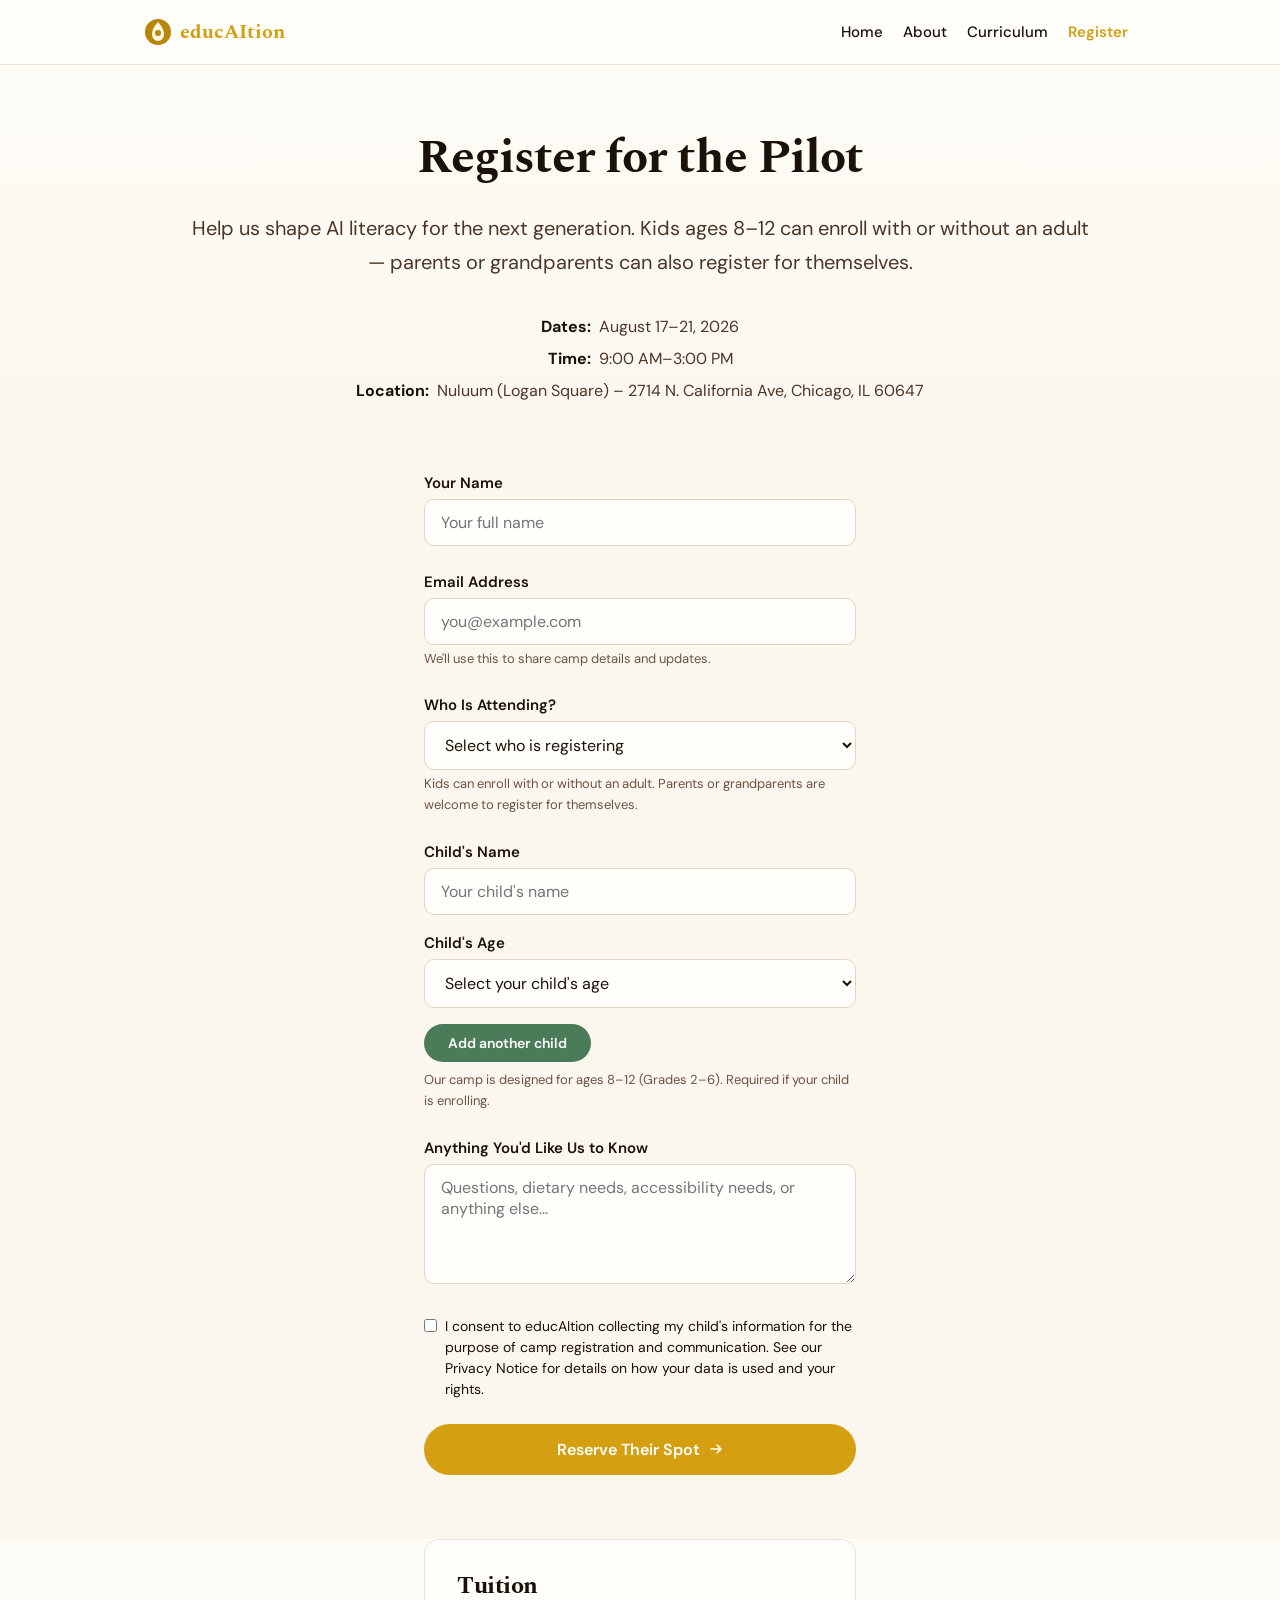
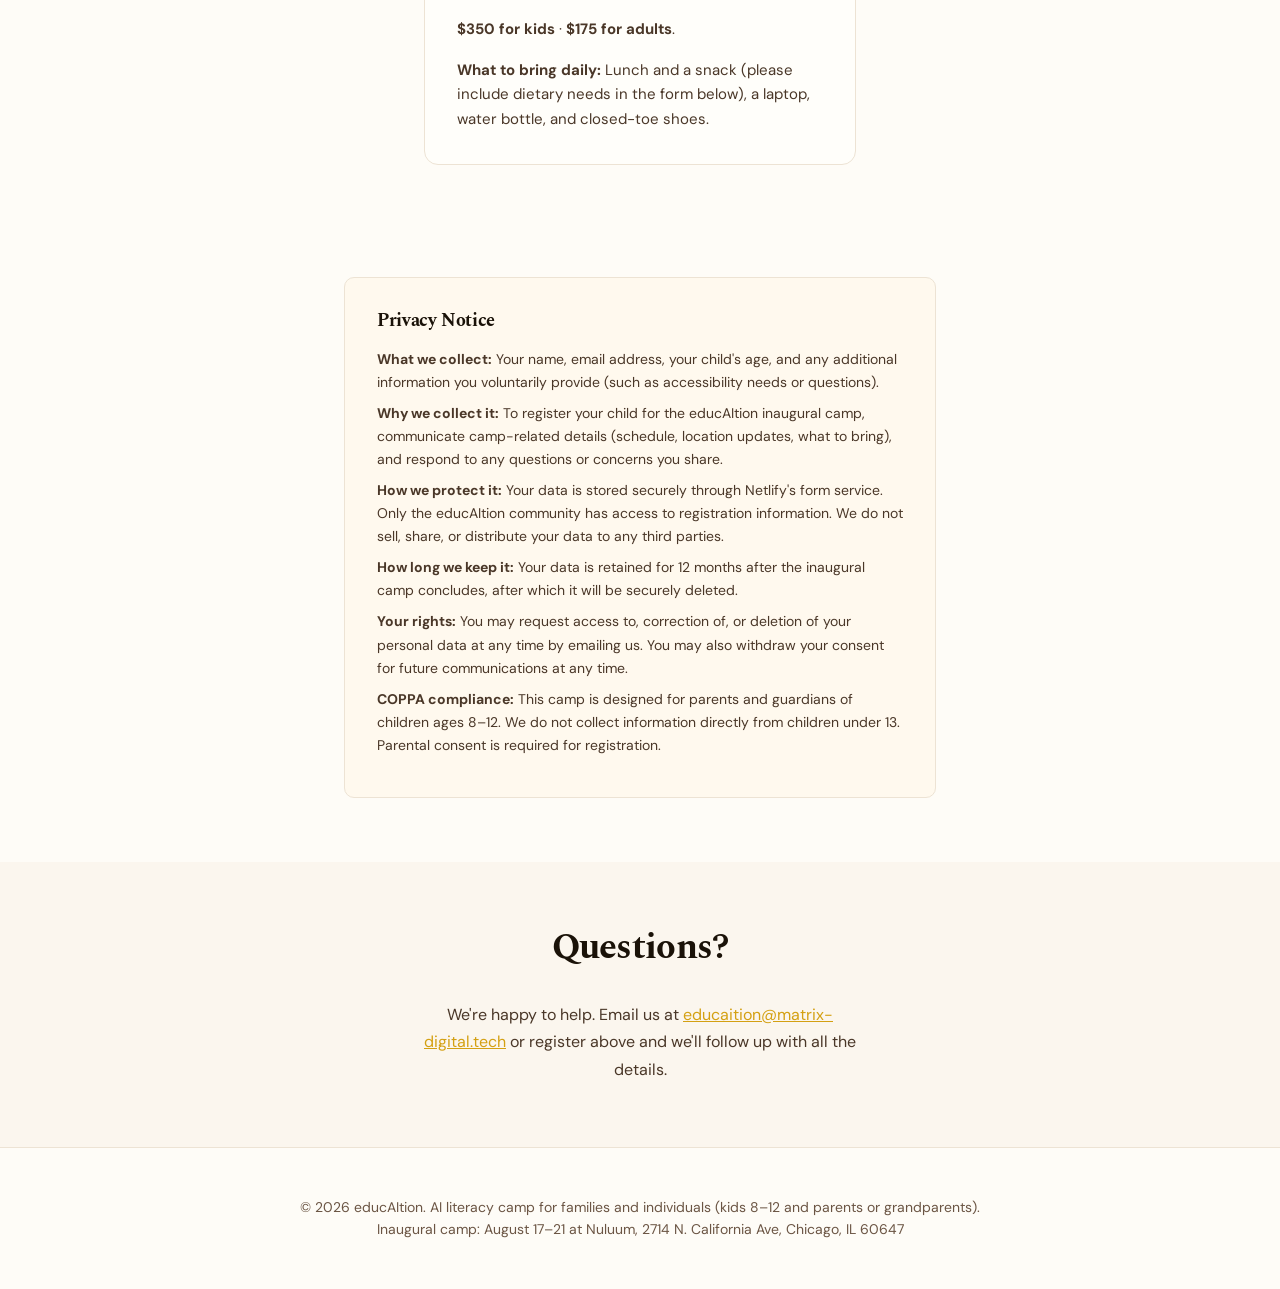
<file: register.html>
<!DOCTYPE html>
<html lang="en">
<head>
  <meta charset="UTF-8">
  <meta name="viewport" content="width=device-width, initial-scale=1.0">
  <title>Register — educAItion Inaugural Camp | Nuluum in Logan Square August 2026</title>
  <meta name="description" content="Register your child or yourself for the educAItion pilot AI literacy camp at Nuluum in Logan Square. August 17-21, 2026. Limited to about 15 families.">
  <meta property="og:title" content="Register — educAItion Inaugural Camp">
  <meta property="og:description" content="Reserve a spot for your child or yourself in our first AI literacy camp. Nuluum in Logan Square, August 17-21, 2026.">
  <meta property="og:type" content="website">
  <meta property="og:locale" content="en_US">
  <meta name="robots" content="noindex, nofollow">
  <link rel="preconnect" href="https://fonts.googleapis.com">
  <link rel="preconnect" href="https://fonts.gstatic.com" crossorigin>
  <link href="https://fonts.googleapis.com/css2?family=DM+Sans:ital,wght@0,400..700;1,400..700&family=Spectral:ital,wght@0,400;0,700;1,400" rel="stylesheet">
  <link rel="stylesheet" href="style.css">
</head>
<body>

  <a class="skip-link" href="#main">Skip to main content</a>

  <!-- NAV -->
  <nav class="nav" aria-label="Main navigation">
    <div class="container nav__inner">
      <a href="index.html" class="nav__brand">
        <svg width="28" height="28" viewBox="0 0 28 28" fill="none" xmlns="http://www.w3.org/2000/svg" aria-hidden="true">
          <circle cx="14" cy="14" r="13" fill="#B8860B"/>
          <path d="M14 4 C14 4 8 10 8 16 C8 20 10.5 23 14 23 C17.5 23 20 20 20 16 C20 10 14 4 14 4Z" fill="#FFF8E1"/>
          <circle cx="14" cy="15" r="3" fill="#B8860B"/>
        </svg>
        educAItion
      </a>
      <button class="nav__toggle" aria-expanded="false" aria-controls="nav-menu" aria-label="Open menu">
        <span></span><span></span><span></span>
      </button>
      <ul class="nav__list" id="nav-menu">
        <li class="nav__item"><a href="index.html">Home</a></li>
        <li class="nav__item"><a href="about.html">About</a></li>
        <li class="nav__item"><a href="curriculum.html">Curriculum</a></li>
        <li class="nav__item nav__item--active"><a href="register.html">Register</a></li>
      </ul>
    </div>
  </nav>

  <main id="main">

    <!-- HERO -->
    <section class="hero section">
      <div class="container">
        <h1 class="hero__title fade">Register for the Pilot</h1>
        <p class="hero__sub fade">
          Help us shape AI literacy for the next generation. Kids ages 8–12 can enroll with or without an adult — parents or grandparents can also register for themselves.
        </p>
        <ul class="fade" style="margin-top:var(--space-lg);color:var(--color-text-mid);line-height:2;list-style:none;padding:0;">
          <li><strong style="color:var(--color-text-dark);">Dates:</strong>&ensp;August 17&ndash;21, 2026</li>
          <li><strong style="color:var(--color-text-dark);">Time:</strong>&ensp;9:00 AM&ndash;3:00 PM</li>
          <li><strong style="color:var(--color-text-dark);">Location:</strong>&ensp;<a href="https://www.nuluum.com" target="_blank" rel="noopener">Nuluum</a> (Logan Square) &ndash; 2714 N. California Ave, Chicago, IL 60647</li>
        </ul>
      </div>
    </section>

    <!-- FORM -->
    <section class="section section--alt" style="padding-top:0;">
      <div class="container" style="max-width:560px;">
        <form
          class="fade"
          name="registration"
          method="POST"
          netlify
          netlify-honeypot="favorite-answer"
          data-netlify="true"
        >
          <!-- Hidden honeypot field (anti-spam) -->
          <p style="position:absolute;left:-10000px;top:auto;width:1px;height:1px;overflow:hidden;" aria-hidden="true">
            <label>
              If you're human, leave this blank:
              <input name="favorite-answer" tabindex="-1" autocomplete="off" type="text">
            </label>
          </p>
          <!-- Netlify required hidden fields -->
          <input type="hidden" name="form-name" value="registration">

          <div class="form-group">
            <label class="form-label" for="parent-name">Your Name</label>
            <input class="form-input" type="text" id="parent-name" name="parent-name" required placeholder="Your full name">
          </div>

          <div class="form-group">
            <label class="form-label" for="email">Email Address</label>
            <input class="form-input" type="email" id="email" name="email" required placeholder="you@example.com" autocomplete="email">
            <p class="form-hint">We'll use this to share camp details and updates.</p>
          </div>

          <div class="form-group">
            <label class="form-label" for="who-reg">Who Is Attending?</label>
            <select class="form-input" id="who-reg" name="who-reg" required>
              <option value="" disabled selected>Select who is registering</option>
              <option value="child">My child only (ages 8&ndash;12)</option>
              <option value="adult">Myself (parent or guardian)</option>
              <option value="both">Myself and my child</option>
            </select>
            <p class="form-hint">Kids can enroll with or without an adult. Parents or grandparents are welcome to register for themselves.</p>
          </div>

          <div class="form-group" id="children-section" style="display:none;">
            <div id="children-container">
              <div class="child-entry" data-child-index="0">
                <label class="form-label" for="child-name-0">Child's Name</label>
                <input class="form-input" type="text" id="child-name-0" name="child-name" placeholder="Your child's name" required>
                <label class="form-label" style="margin-top:var(--space-md);">Child's Age</label>
                <select class="form-input child-age" name="child-age" required>
                  <option value="" disabled selected>Select your child's age</option>
                  <option value="8">8 years old</option>
                  <option value="9">9 years old</option>
                  <option value="10">10 years old</option>
                  <option value="11">11 years old</option>
                  <option value="12">12 years old</option>
                </select>
              </div>
            </div>
            <button type="button" id="add-child" class="btn btn--accent" style="margin-top:var(--space-md);font-size:0.875rem;padding:0.5rem var(--space-lg);">Add another child</button>
            <p class="form-hint" style="margin-top:var(--space-sm);">Our camp is designed for ages 8&ndash;12 (Grades 2&ndash;6). Required if your child is enrolling.</p>
          </div>
          <input type="hidden" name="children" id="children-summary">

          <div class="form-group">
            <label class="form-label" for="message">Anything You'd Like Us to Know</label>
            <textarea class="form-textarea" id="message" name="message" placeholder="Questions, dietary needs, accessibility needs, or anything else..."></textarea>
          </div>

          <div class="form-group">
            <div class="form-checkbox">
              <input type="checkbox" id="consent" name="consent" required>
              <label for="consent">
                I consent to educAItion collecting my child's information for the purpose of camp registration and communication. See our
                <a href="#privacy" id="privacy-link">Privacy Notice</a> for details on how your data is used and your rights.
              </label>
            </div>
          </div>

          <button type="submit" class="btn btn--primary" style="width:100%;">
            Reserve Their Spot
            <svg width="16" height="16" viewBox="0 0 16 16" fill="none" aria-hidden="true"><path d="M3 8h10M9 4l4 4-4 4" stroke="currentColor" stroke-width="1.5" stroke-linecap="round" stroke-linejoin="round"/></svg>
          </button>
        </form>
      </div>
    </section>

    <!-- TUITION -->
    <section class="section" style="padding-top:0;">
      <div class="container" style="max-width:560px;">
        <div class="card fade">
          <h3 class="card__title" style="margin-bottom:var(--space-md);">Tuition</h3>
          <p class="card__text" style="margin-bottom:var(--space-md);">
            <strong>$350 for kids</strong> · <strong>$175 for adults</strong>.
          </p>
          <p class="card__text">
            <strong>What to bring daily:</strong> Lunch and a snack (please include dietary needs in the form below), a laptop, water bottle, and closed-toe shoes.
          </p>
        </div>
      </div>
    </section>

    <!-- PRIVACY NOTICE -->
    <section class="section" style="padding-top:0;">
      <div class="container" style="max-width:720px;">
        <div class="privacy-notice fade" id="privacy">
          <h2 class="privacy-notice__title">Privacy Notice</h2>
          <div class="privacy-notice__text">
            <p>
              <strong>What we collect:</strong> Your name, email address, your child's age, and any additional information you voluntarily provide (such as accessibility needs or questions).
            </p>
            <p>
              <strong>Why we collect it:</strong> To register your child for the educAItion inaugural camp, communicate camp-related details (schedule, location updates, what to bring), and respond to any questions or concerns you share.
            </p>
            <p>
              <strong>How we protect it:</strong> Your data is stored securely through Netlify's form service. Only the educAItion community has access to registration information. We do not sell, share, or distribute your data to any third parties.
            </p>
            <p>
              <strong>How long we keep it:</strong> Your data is retained for 12 months after the inaugural camp concludes, after which it will be securely deleted.
            </p>
            <p>
              <strong>Your rights:</strong> You may request access to, correction of, or deletion of your personal data at any time by emailing us. You may also withdraw your consent for future communications at any time.
            </p>
            <p>
              <strong>COPPA compliance:</strong> This camp is designed for parents and guardians of children ages 8&ndash;12. We do not collect information directly from children under 13. Parental consent is required for registration.
            </p>
          </div>
        </div>
      </div>
    </section>

    <!-- QUESTIONS -->
    <section class="section section--alt">
      <div class="container" style="max-width:560px;">
        <h2 class="section__title fade">Questions?</h2>
        <p class="fade" style="text-align:center;color:var(--color-text-mid);line-height:1.7;">
          We're happy to help. Email us at <a href="mailto:educaition@matrix-digital.tech" style="color:var(--color-primary);text-decoration:underline;">educaition@matrix-digital.tech</a> or register above and we'll follow up with all the details.
        </p>
      </div>
    </section>

  </main>

  <footer class="footer">
    <div class="container">
      <p>&copy; 2026 educAItion. AI literacy camp for families and individuals (kids 8&ndash;12 and parents or grandparents).</p>
      <p>Inaugural camp: August 17&ndash;21 at <a href="https://www.nuluum.com" target="_blank" rel="noopener">Nuluum</a>, 2714 N. California Ave, Chicago, IL 60647</p>
    </div>
  </footer>

  <script src="script.js"></script>
</body>
</html>
</file>
<file: style.css>
/* ============================================================
   EducAItion — Design System
   Mobile-first, WCAG 2.1 AA, no dependencies
   ============================================================ */

/* ---------- Reset ---------- */
*, *::before, *::after { box-sizing: border-box; margin: 0; padding: 0; }
html { scroll-behavior: smooth; font-size: 16px; }
body { min-height: 100vh; }
img, svg { display: block; max-width: 100%; }
a { color: inherit; text-decoration: none; }
ul, ol { list-style: none; }
button { font: inherit; color: inherit; background: none; border: none; cursor: pointer; }

/* ---------- Custom Properties ---------- */
:root {
  /* Palette */
  --color-bg-cream:     #FEFCF7;
  --color-bg-warm:      #FBF6EE;
  --color-bg-white:     #FFFEFA;
  --color-text-dark:     #1A1208;
  --color-text-mid:     #4A3728;
  --color-text-light:    #6B5544;
  --color-primary:       #D4A012;
  --color-primary-d:     #B88A0A;
  --color-accent:        #4A7C59;
  --color-accent-d:      #365C41;
  --color-border:        #E0D5C4;
  --color-border-l:      #EDE3D4;
  --color-highlight:     #FFF9EE;

  /* Typography */
  --font-display: "Spectral", Georgia, serif;
  --font-body:    "DM Sans", system-ui, sans-serif;

  /* Spacing */
  --space-xs:  0.25rem;
  --space-sm:  0.5rem;
  --space-md:  1rem;
  --space-lg:  1.5rem;
  --space-xl:  2rem;
  --space-2xl: 3rem;
  --space-3xl: 4rem;

  /* Layout */
  --max-w: 1120px;
  --radius: 10px;
  --radius-lg: 14px;
  --radius-pill: 9999px;

  /* Transitions */
  --ease: cubic-bezier(.4,0,.2,1);
  --dur:  300ms;
}

/* ---------- Base ---------- */
body {
  font-family: var(--font-body);
  color: var(--color-text-dark);
  background: var(--color-bg-cream);
  line-height: 1.6;
  -webkit-font-smoothing: antialiased;
  cursor: url("data:image/svg+xml,%3Csvg xmlns='http://www.w3.org/2000/svg' width='24' height='24' viewBox='0 0 24 24' fill='none' stroke='%23D4A012' stroke-width='1.5' stroke-linecap='round' stroke-linejoin='round'%3E%3Cpolygon points='12,2 22,12 12,22 2,12'/%3E%3C/svg%3E") 12 12, pointer;
}

/* Override system pointer on interactive elements */
a, button, [role="button"], input[type="checkbox"], select {
  cursor: url("data:image/svg+xml,%3Csvg xmlns='http://www.w3.org/2000/svg' width='24' height='24' viewBox='0 0 24 24' fill='none' stroke='%23D4A012' stroke-width='1.5' stroke-linecap='round' stroke-linejoin='round'%3E%3Cpolygon points='12,2 22,12 12,22 2,12'/%3E%3C/svg%3E") 12 12, pointer;
}

h1, h2, h3, h4 {
  font-family: var(--font-display);
  font-weight: 700;
  line-height: 1.2;
  color: var(--color-text-dark);
  letter-spacing: -0.02em;
}
h1 { font-size: clamp(2rem, 5vw, 3rem); }
h2 { font-size: clamp(1.5rem, 4vw, 2.25rem); }
h3 { font-size: clamp(1.125rem, 3vw, 1.5rem); }
p  { max-width: 65ch; }

.container {
  width: 100%;
  max-width: var(--max-w);
  margin: 0 auto;
  padding: 0 var(--space-lg);
}

/* ---------- Skip-link ---------- */
.skip-link {
  position: absolute;
  top: -100%;
  left: var(--space-md);
  background: var(--color-primary);
  color: #fff;
  padding: var(--space-sm) var(--space-md);
  border-radius: var(--radius);
  z-index: 1000;
  font-weight: 600;
}
.skip-link:focus {
  top: var(--space-md);
}

/* ---------- Nav ---------- */
.nav {
  position: sticky;
  top: 0;
  z-index: 100;
  background: var(--color-bg-white);
  border-bottom: 1px solid var(--color-border-l);
}
.nav__inner {
  display: flex;
  align-items: center;
  justify-content: space-between;
  min-height: 64px;
  gap: var(--space-md);
}
.nav__brand {
  display: flex;
  align-items: center;
  gap: var(--space-sm);
  font-family: var(--font-display);
  font-size: 1.25rem;
  font-weight: 700;
  color: var(--color-primary);
  white-space: nowrap;
}
.nav__brand svg { flex-shrink: 0; }

.nav__list {
  display: none;
  position: absolute;
  top: 64px;
  left: 0; right: 0;
  background: var(--color-bg-white);
  border-bottom: 1px solid var(--color-border-l);
  padding: var(--space-md) var(--space-lg);
  flex-direction: column;
  gap: var(--space-sm);
  box-shadow: 0 4px 12px rgba(0,0,0,.06);
}
.nav__list.is-open {
  display: flex;
}
.nav__item a {
  display: block;
  padding: var(--space-sm) var(--space-md);
  border-radius: var(--radius);
  font-weight: 500;
  transition: background var(--dur) var(--ease);
}
.nav__item a:hover,
.nav__item a:focus-visible {
  background: var(--color-bg-warm);
}
.nav__item--active a {
  color: var(--color-primary);
  font-weight: 600;
}
.nav__cta {
  display: inline-flex;
  align-items: center;
  justify-content: center;
  padding: var(--space-sm) var(--space-lg);
  background: var(--color-primary);
  color: #fff !important;
  border-radius: var(--radius);
  font-weight: 600;
  font-size: 0.9375rem;
  transition: background var(--dur) var(--ease), transform var(--dur) var(--ease);
  white-space: nowrap;
}
.nav__cta:hover { background: var(--color-primary-d); transform: translateY(-1px); }

/* Hamburger */
.nav__toggle {
  display: flex;
  flex-direction: column;
  gap: 5px;
  padding: var(--space-sm);
  background: none;
  border: none;
  cursor: pointer;
}
.nav__toggle span {
  display: block;
  width: 24px;
  height: 2px;
  background: var(--color-text-dark);
  border-radius: 2px;
  transition: transform var(--dur) var(--ease), opacity var(--dur) var(--ease);
}
.nav__toggle[aria-expanded="true"] span:nth-child(1) {
  transform: translateY(7px) rotate(45deg);
}
.nav__toggle[aria-expanded="true"] span:nth-child(2) { opacity: 0; }
.nav__toggle[aria-expanded="true"] span:nth-child(3) {
  transform: translateY(-7px) rotate(-45deg);
}

@media (min-width: 768px) {
  .nav__toggle { display: none; }
  .nav__list {
    display: flex !important;
    position: static;
    flex-direction: row;
    border: none;
    padding: 0;
    box-shadow: none;
    gap: var(--space-xs);
    align-items: center;
  }
  .nav__item a {
    padding: var(--space-sm) var(--space-sm);
    font-size: 0.9375rem;
  }
  .nav__cta {
    margin-left: var(--space-sm);
  }
}

/* ---------- Hero ---------- */
.hero {
  padding: var(--space-3xl) 0;
  text-align: center;
  background: linear-gradient(180deg, var(--color-bg-cream) 0%, var(--color-bg-warm) 100%);
}

/* Medium-dark hero — gravitas without gloom */
.hero--medium {
  background: linear-gradient(180deg, #2A1F14 0%, #3D2B1F 50%, var(--color-bg-warm) 100%);
  color: #FFF8E1;
  padding: var(--space-3xl) 0;
  text-align: center;
}
.hero--medium h1 {
  color: #FFF8E1;
}
.hero--medium .hero__sub {
  color: #D4C4A8;
}
.hero--medium .btn--primary {
  background: var(--color-primary);
  color: #1A1208;
}
.hero--medium .btn--primary:hover {
  background: #E6B814;
}
.hero--tight {
  padding: var(--space-2xl) 0;
  text-align: center;
}
.hero--tight .illustration { margin: var(--space-md) 0; }
.hero__title { margin-bottom: var(--space-lg); }
.hero__sub {
  font-size: clamp(1rem, 2.5vw, 1.25rem);
  color: var(--color-text-mid);
  margin: 0 auto var(--space-xl);
  line-height: 1.7;
}

/* ---------- Buttons ---------- */
.btn {
  display: inline-flex;
  align-items: center;
  justify-content: center;
  gap: var(--space-sm);
  padding: 0.8125rem var(--space-2xl);
  border-radius: var(--radius-pill);
  font-weight: 600;
  font-size: 1rem;
  transition: background var(--dur) var(--ease), transform var(--dur) var(--ease), box-shadow var(--dur) var(--ease);
}
.btn--primary {
  background: var(--color-primary);
  color: #fff;
}
.btn--primary:hover { background: var(--color-primary-d); transform: translateY(-2px); box-shadow: 0 4px 20px rgba(212,160,18,.35), 0 0 40px rgba(212,160,18,.1); }
.btn--accent {
  background: var(--color-accent);
  color: #fff;
}
.btn--accent:hover { background: var(--color-accent-d); transform: translateY(-2px); box-shadow: 0 4px 20px rgba(74,124,89,.35), 0 0 40px rgba(74,124,89,.1); }

/* Button for dark hero */
.hero--dark .btn--primary {
  background: var(--color-primary);
  color: #1A1208;
}
.hero--dark .btn--primary:hover {
  background: #E6B814;
}

/* ---------- Section ---------- */
.section {
  padding: var(--space-3xl) 0;
}
.section--tight {
  padding: var(--space-2xl) 0;
}
.section--alt { background: var(--color-bg-warm); }
.section__title { margin-bottom: var(--space-xl); text-align: center; }
.section__lead {
  text-align: center;
  color: var(--color-text-mid);
  font-size: 1.0625rem;
  margin: 0 auto var(--space-2xl);
  line-height: 1.7;
}

/* ---------- Cards ---------- */
.card {
  background: var(--color-bg-white);
  border: 1px solid var(--color-border-l);
  border-radius: var(--radius-lg);
  padding: var(--space-xl);
  transition: box-shadow var(--dur) var(--ease), transform var(--dur) var(--ease);
}
.card:hover { box-shadow: 0 8px 24px rgba(0,0,0,.06); transform: translateY(-2px); }

/* ---------- Connected cards (break grid isolation) ---------- */
.section--connected .card {
  background: var(--color-bg-white);
  border: none;
  border-left: 3px solid var(--color-primary);
  border-radius: 0 var(--radius) var(--radius) 0;
  padding: var(--space-lg) var(--space-xl);
  margin-left: var(--space-lg);
  margin-bottom: var(--space-md);
  box-shadow: none;
  transition: opacity 500ms var(--ease), transform 500ms var(--ease), border-color 300ms var(--ease);
}
.section--connected .card:hover {
  transform: none;
  box-shadow: none;
  border-left-color: var(--color-primary);
}
.section--connected .card:nth-child(1) { transition-delay: 0ms; opacity: 0; transform: translateX(16px); }
.section--connected .card:nth-child(2) { transition-delay: 100ms; opacity: 0; transform: translateX(16px); }
.section--connected .card:nth-child(3) { transition-delay: 200ms; opacity: 0; transform: translateX(16px); }
.section--connected .card:nth-child(4) { transition-delay: 300ms; opacity: 0; transform: translateX(16px); }
.section--connected .card:nth-child(5) { transition-delay: 400ms; opacity: 0; transform: translateX(16px); }
.section--connected .card:nth-child(6) { transition-delay: 500ms; opacity: 0; transform: translateX(16px); }
.section--connected .card.is-visible {
  opacity: 1;
  transform: translateX(0);
}
.card__icon { margin-bottom: var(--space-md); }
.card__title { margin-bottom: var(--space-sm); }
.card__text { color: var(--color-text-mid); font-size: 0.9375rem; line-height: 1.65; }

/* Icon above title, centered — frees vertical space for larger icons */
.card--wide-icon {
  text-align: center;
}
.card--wide-icon .card__icon {
  display: block;
  margin: 0 auto var(--space-md);
}
.card--wide-icon .card__icon svg {
  height: 80px;
  width: auto;
  margin: 0 auto;
}
.card--wide-icon .card__title {
  display: block;
  margin-bottom: var(--space-sm);
}
.card--wide-icon .card__text {
  display: block;
  margin-top: var(--space-md);
  max-width: 65ch;
  margin-left: auto;
  margin-right: auto;
}

/* ---------- Grid ---------- */
.grid {
  display: grid;
  gap: var(--space-xl);
}
.grid--2 { grid-template-columns: 1fr; }
.grid--3 { grid-template-columns: 1fr; }

@media (min-width: 768px) {
  .grid--2 { grid-template-columns: repeat(2, 1fr); }
  .grid--3 { grid-template-columns: repeat(3, 1fr); }
}

/* ---------- Timeline (Curriculum) ---------- */
.timeline { counter-reset: day; }
.timeline__item {
  counter-increment: day;
  position: relative;
  padding-left: 3rem;
  padding-bottom: var(--space-2xl);
}
.timeline__item:last-child { padding-bottom: 0; }
.timeline__marker {
  position: absolute;
  left: 0; top: 0;
  width: 40px; height: 40px;
  background: var(--color-primary);
  color: #fff;
  border-radius: 50%;
  display: flex;
  align-items: center;
  justify-content: center;
  font-family: var(--font-display);
  font-weight: 700;
  font-size: 1rem;
}
.timeline__title { margin: var(--space-sm) 0 var(--space-xs); }
.timeline__text { color: var(--color-text-mid); font-size: 0.9375rem; line-height: 1.65; }

/* ---------- Register Form ---------- */
.form-group { margin-bottom: var(--space-lg); }
.form-label {
  display: block;
  margin-bottom: var(--space-xs);
  font-weight: 600;
  font-size: 0.9375rem;
  color: var(--color-text-dark);
}
.form-input,
.form-textarea {
  width: 100%;
  padding: 0.75rem var(--space-md);
  border: 1px solid var(--color-border);
  border-radius: var(--radius);
  font-family: var(--font-body);
  font-size: 1rem;
  background: var(--color-bg-white);
  color: var(--color-text-dark);
  transition: border-color var(--dur) var(--ease), box-shadow var(--dur) var(--ease);
}
.form-input:focus,
.form-textarea:focus {
  outline: none;
  border-color: var(--color-primary);
  box-shadow: 0 0 0 3px rgba(184,134,11,.15);
}
.form-textarea { resize: vertical; min-height: 120px; }
.form-hint { font-size: 0.8125rem; color: var(--color-text-light); margin-top: var(--space-xs); }
.form-checkbox { display: flex; align-items: flex-start; gap: var(--space-sm); }
.form-checkbox input { margin-top: 0.2rem; flex-shrink: 0; }
.form-checkbox label { font-size: 0.875rem; line-height: 1.5; }

/* Privacy Notice */
.privacy-notice {
  background: var(--color-highlight);
  border: 1px solid var(--color-border-l);
  border-radius: var(--radius);
  padding: var(--space-xl);
  margin-top: var(--space-2xl);
}
.privacy-notice__title {
  font-size: 1.125rem;
  margin-bottom: var(--space-md);
  color: var(--color-text-dark);
}
.privacy-notice__text { font-size: 0.875rem; color: var(--color-text-mid); line-height: 1.65; }
.privacy-notice__text p { margin-bottom: var(--space-sm); }
.privacy-notice__text a { color: var(--color-primary); text-decoration: underline; }

/* ---------- Footer ---------- */
.footer {
  padding: var(--space-2xl) 0;
  border-top: 1px solid var(--color-border-l);
  text-align: center;
  color: var(--color-text-light);
  font-size: 0.875rem;
}
.footer p {
  max-width: none;
  margin: 0 auto;
  text-align: center;
}

/* ---------- Inline SVG containers ---------- */
.illustration {
  display: flex;
  justify-content: center;
  margin: var(--space-xl) 0;
}
.illustration svg { max-width: 480px; width: 100%; height: auto; }

/* ---------- Fade-in animation ---------- */
.fade { opacity: 0; transform: translateY(24px); transition: opacity 600ms var(--ease), transform 600ms var(--ease); }
.fade.is-visible { opacity: 1; transform: translateY(0); }

/* ---------- Responsive ---------- */
@media (min-width: 1280px) {
  .container { padding: 0 var(--space-3xl); }
}

/* ---------- Animations ---------- */
@keyframes sun-pulse {
  0%, 100% { opacity: 0.3; transform: scale(1); }
  50% { opacity: 0.5; transform: scale(1.04); }
}
.hero--dark .illustration svg circle[fill^="url("] {
  animation: sun-pulse 4s ease-in-out infinite;
  transform-origin: center;
}

@keyframes ambient-shift {
  0%, 100% { background-color: var(--color-bg-cream); }
  50% { background-color: #FEF9EE; }
}
body { animation: ambient-shift 8s ease-in-out infinite; }

/* Staggered fades for normal (non-connected) grids too */
.grid:not(.grid--connected) > .fade:nth-child(1) { transition-delay: 0ms; }
.grid:not(.grid--connected) > .fade:nth-child(2) { transition-delay: 100ms; }
.grid:not(.grid--connected) > .fade:nth-child(3) { transition-delay: 200ms; }
.grid:not(.grid--connected) > .fade:nth-child(4) { transition-delay: 300ms; }
.grid:not(.grid--connected) > .fade:nth-child(5) { transition-delay: 400ms; }
.grid:not(.grid--connected) > .fade:nth-child(6) { transition-delay: 500ms; }

/* ---------- Print ---------- */
@media print {
  .nav, .nav__toggle, .btn, .hero__cta { display: none !important; }
  body { color: #000; background: #fff; }
}
</file>
